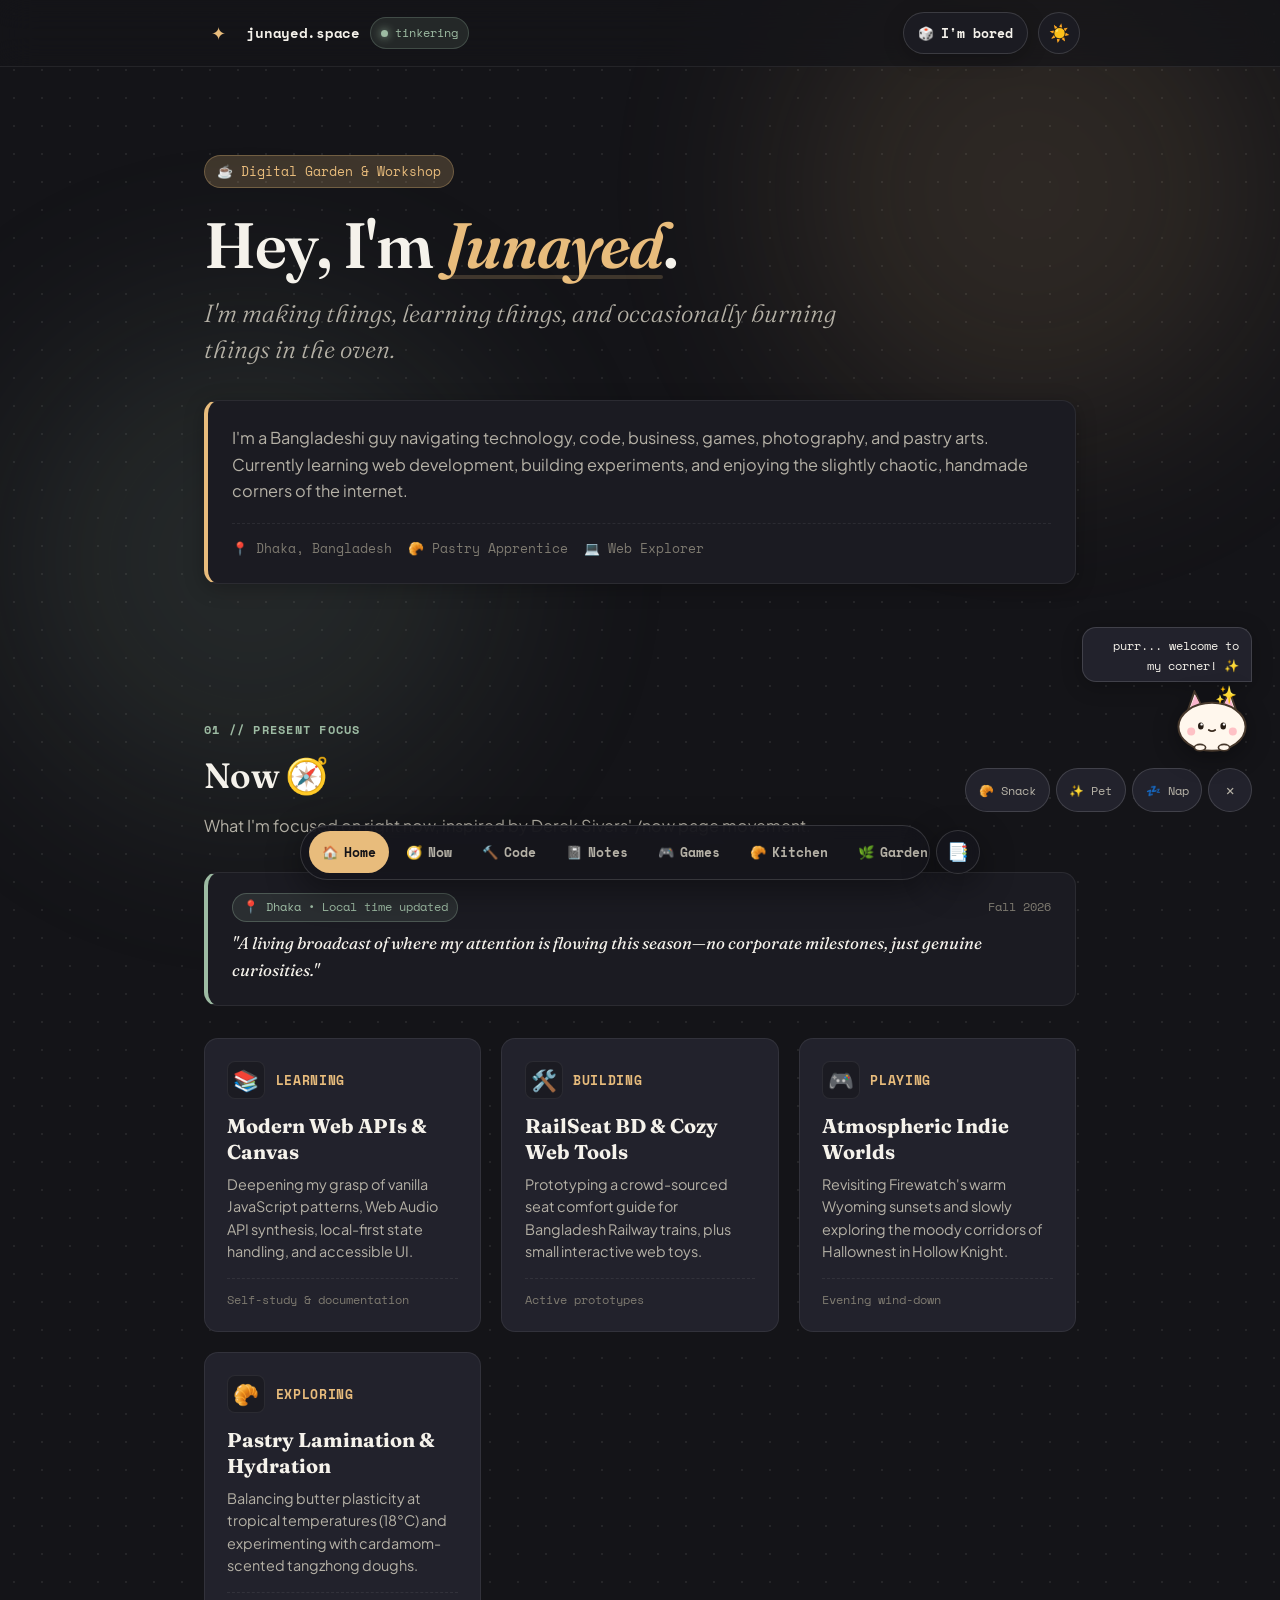
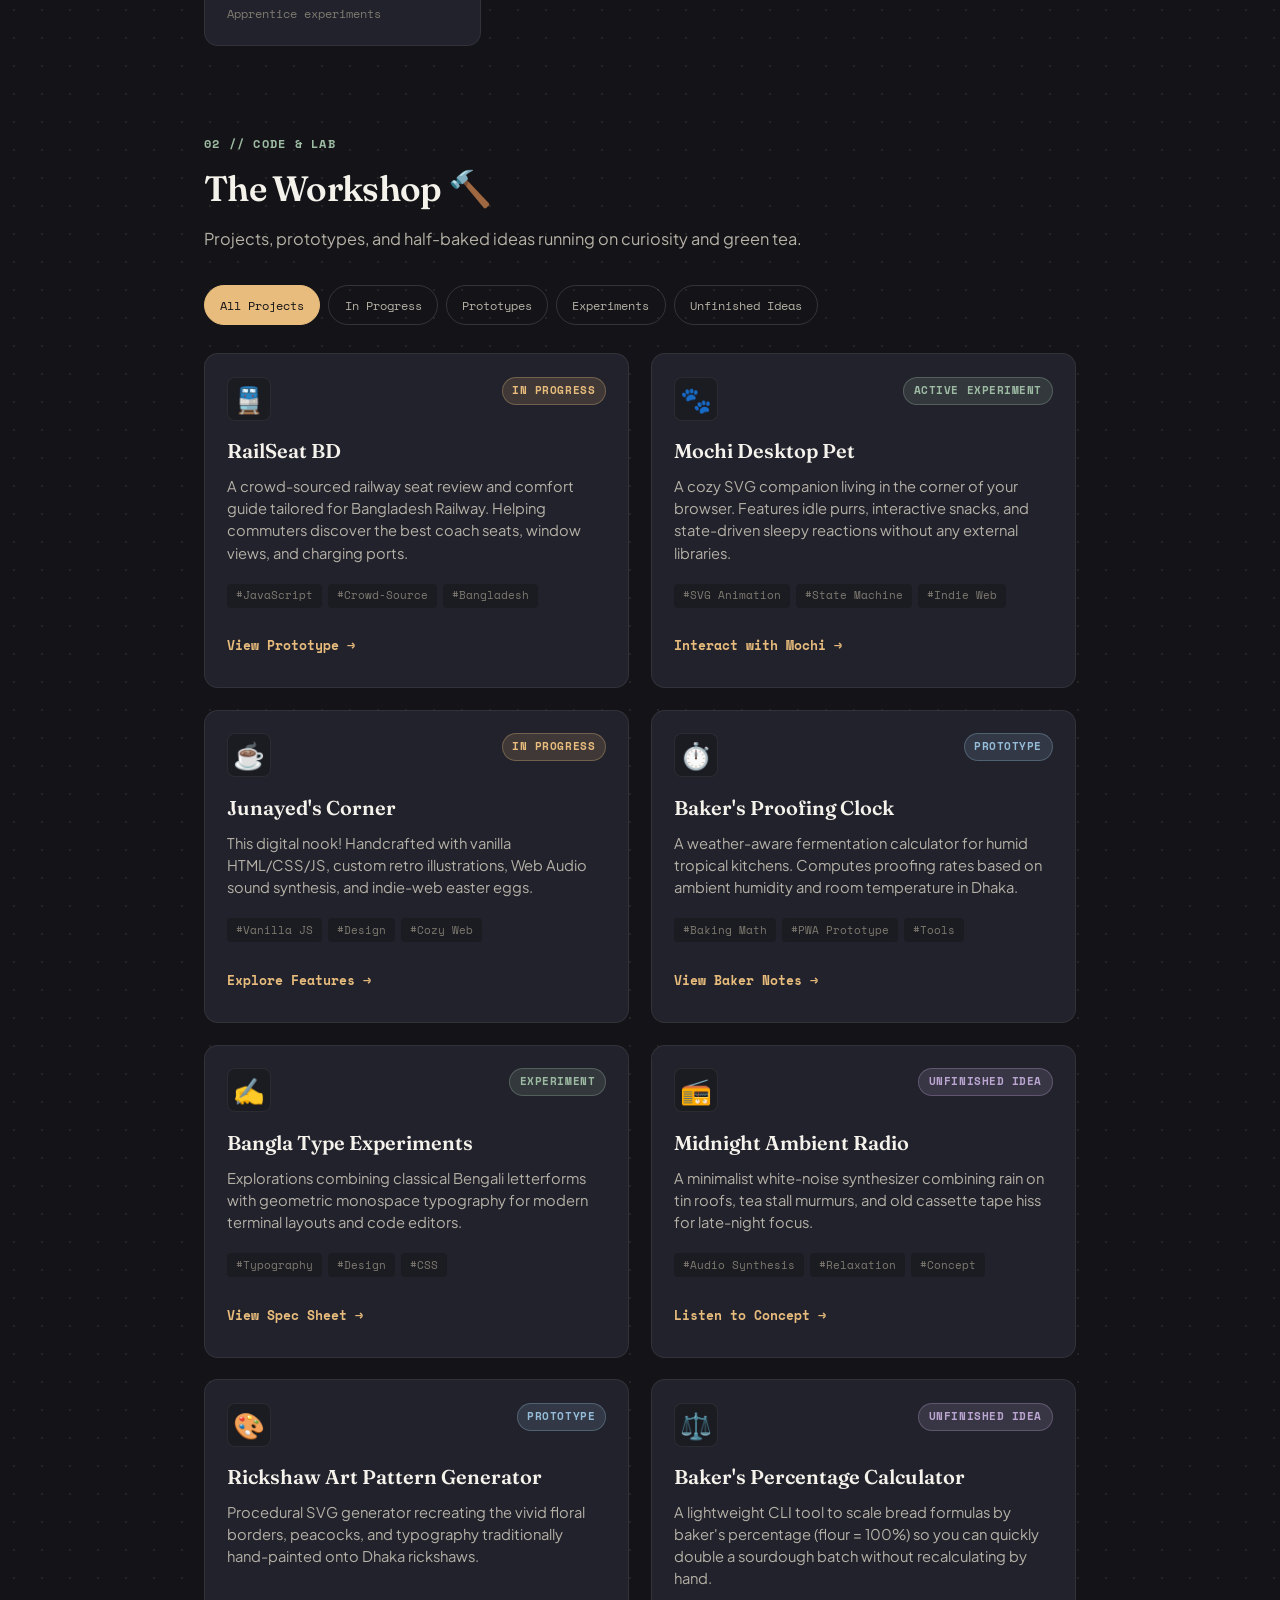
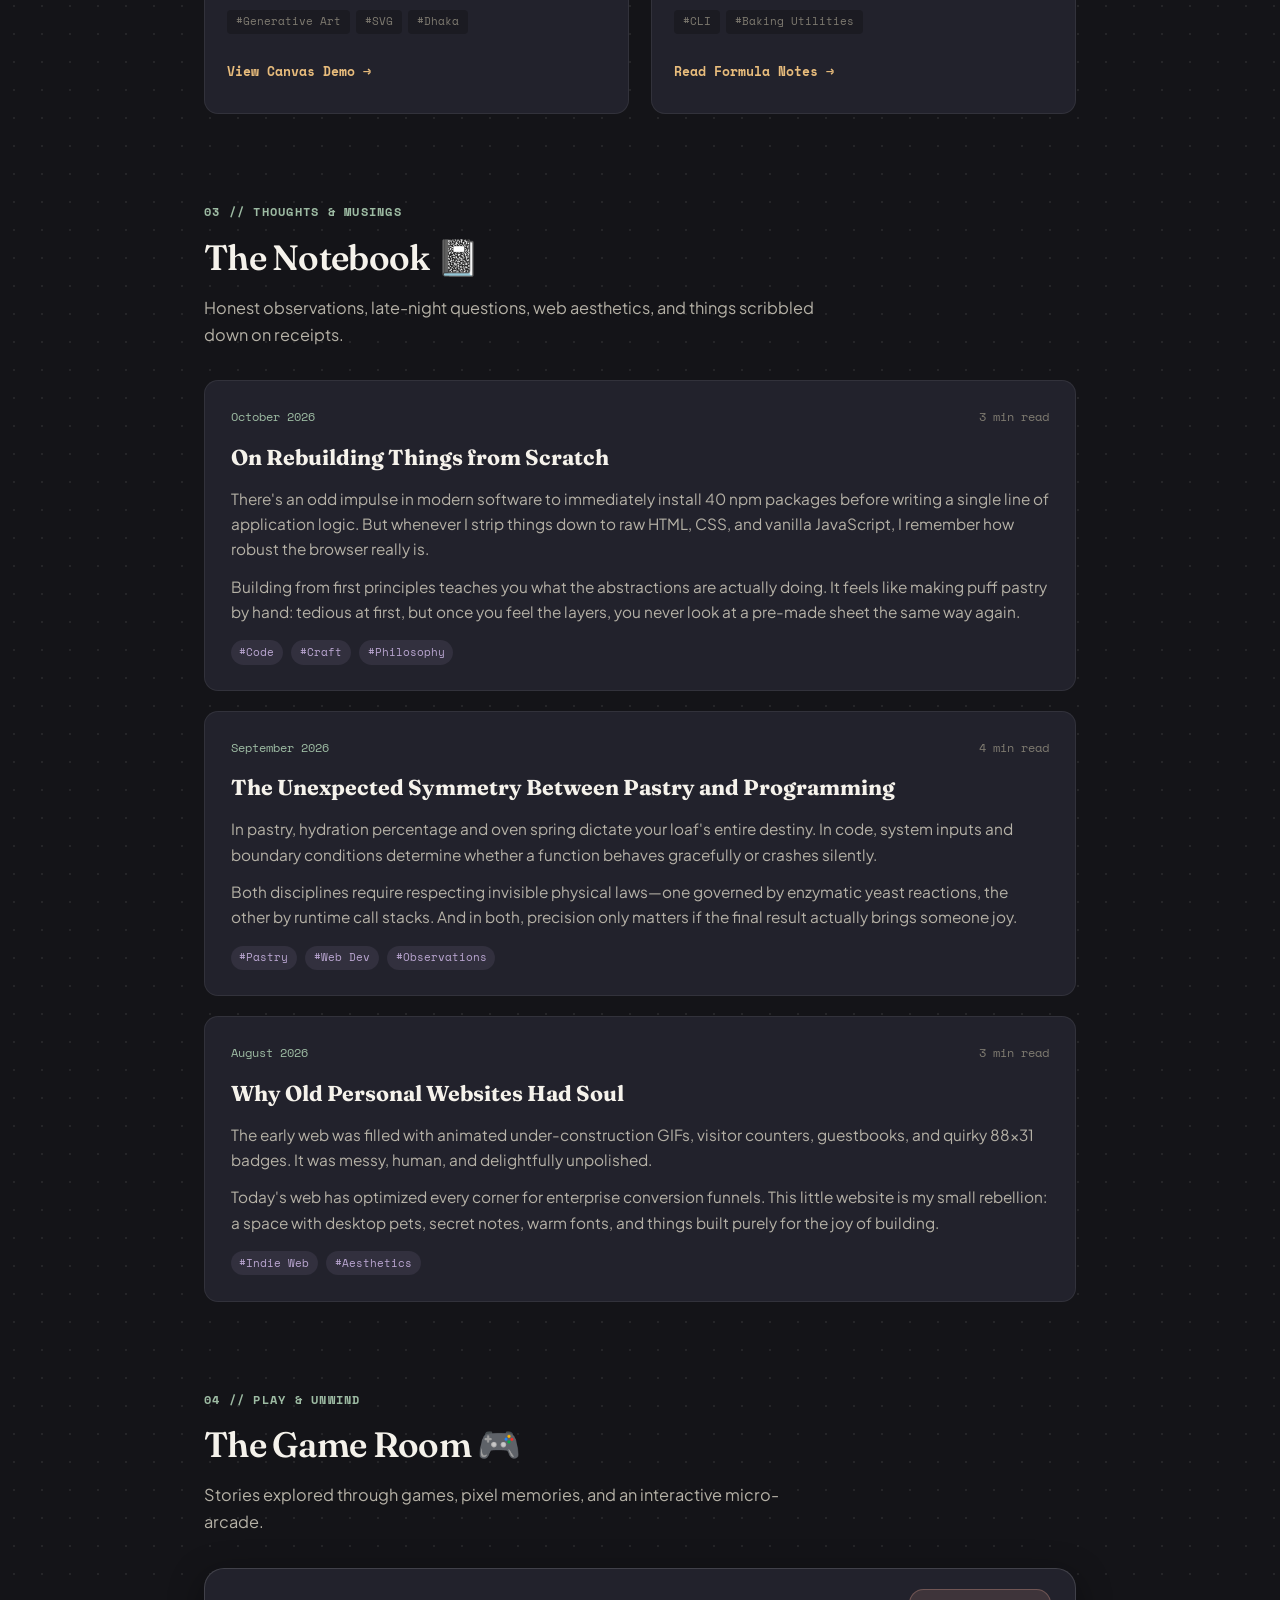
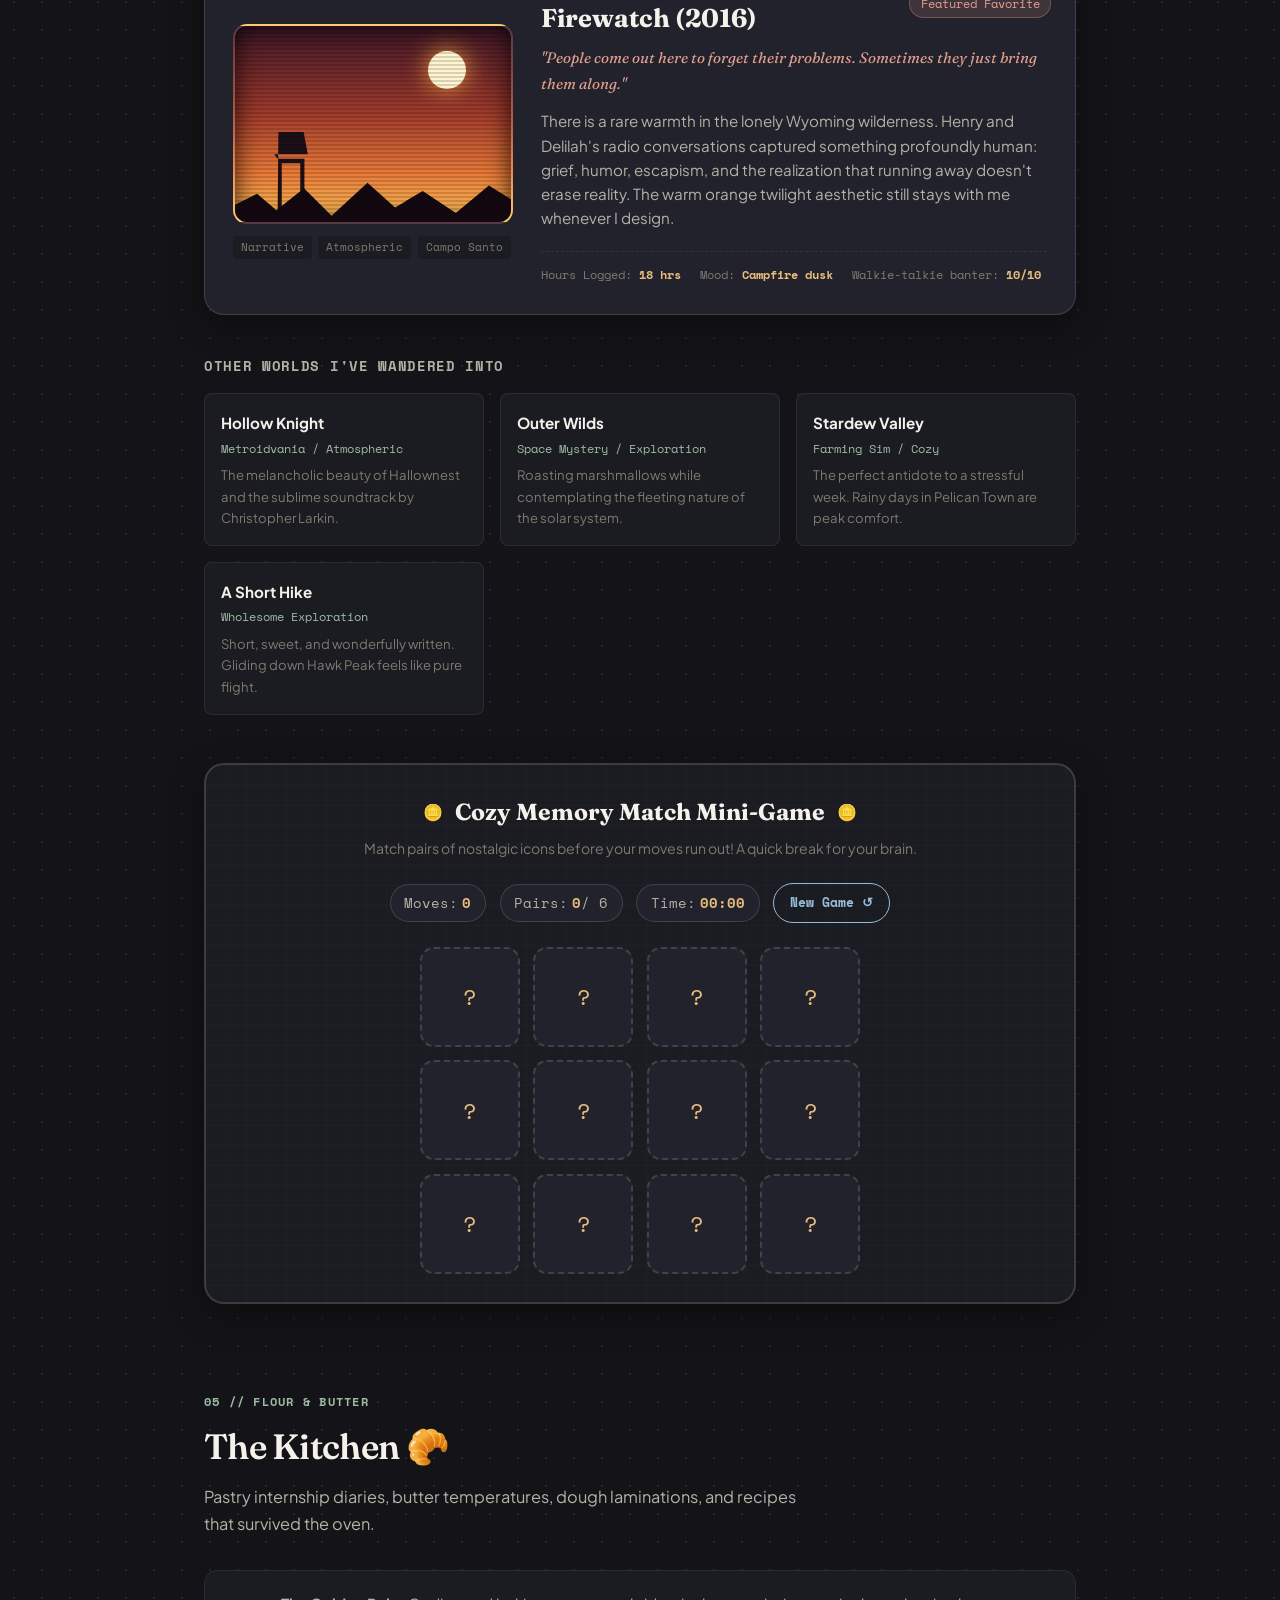
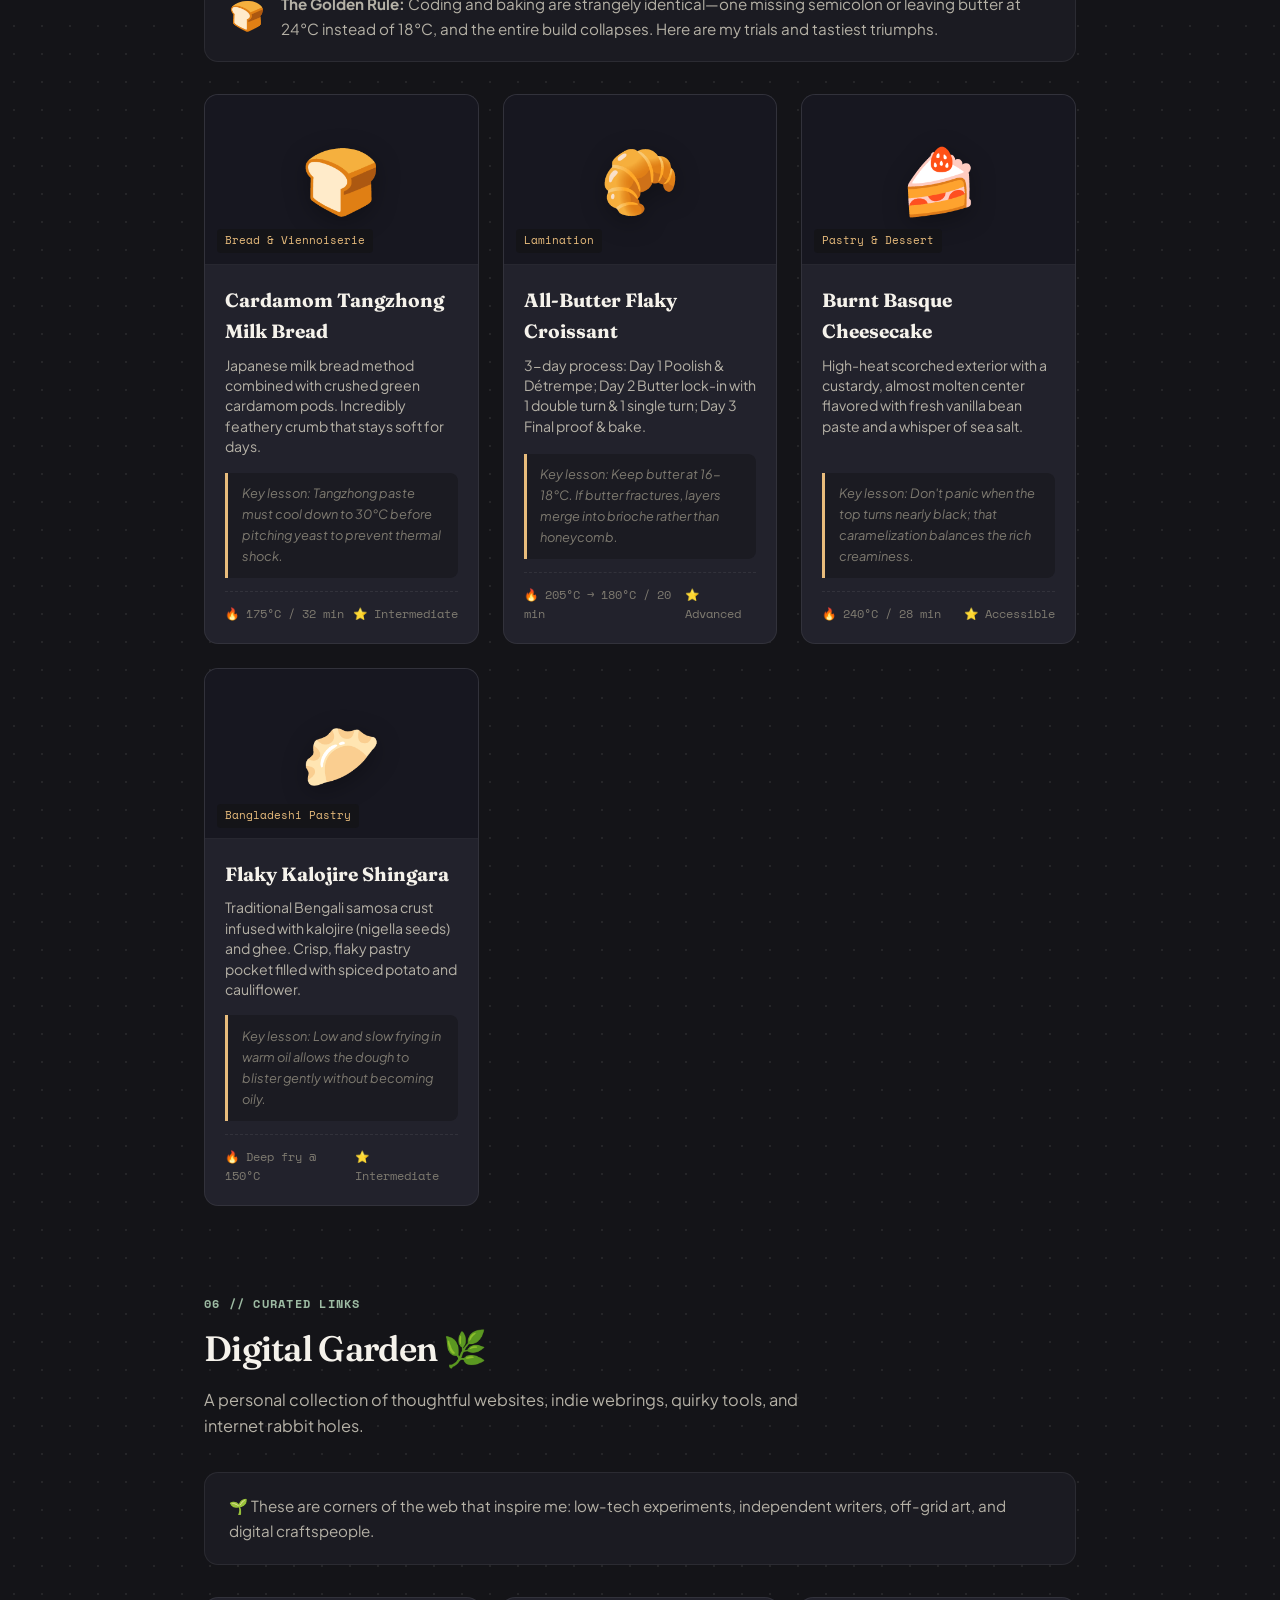
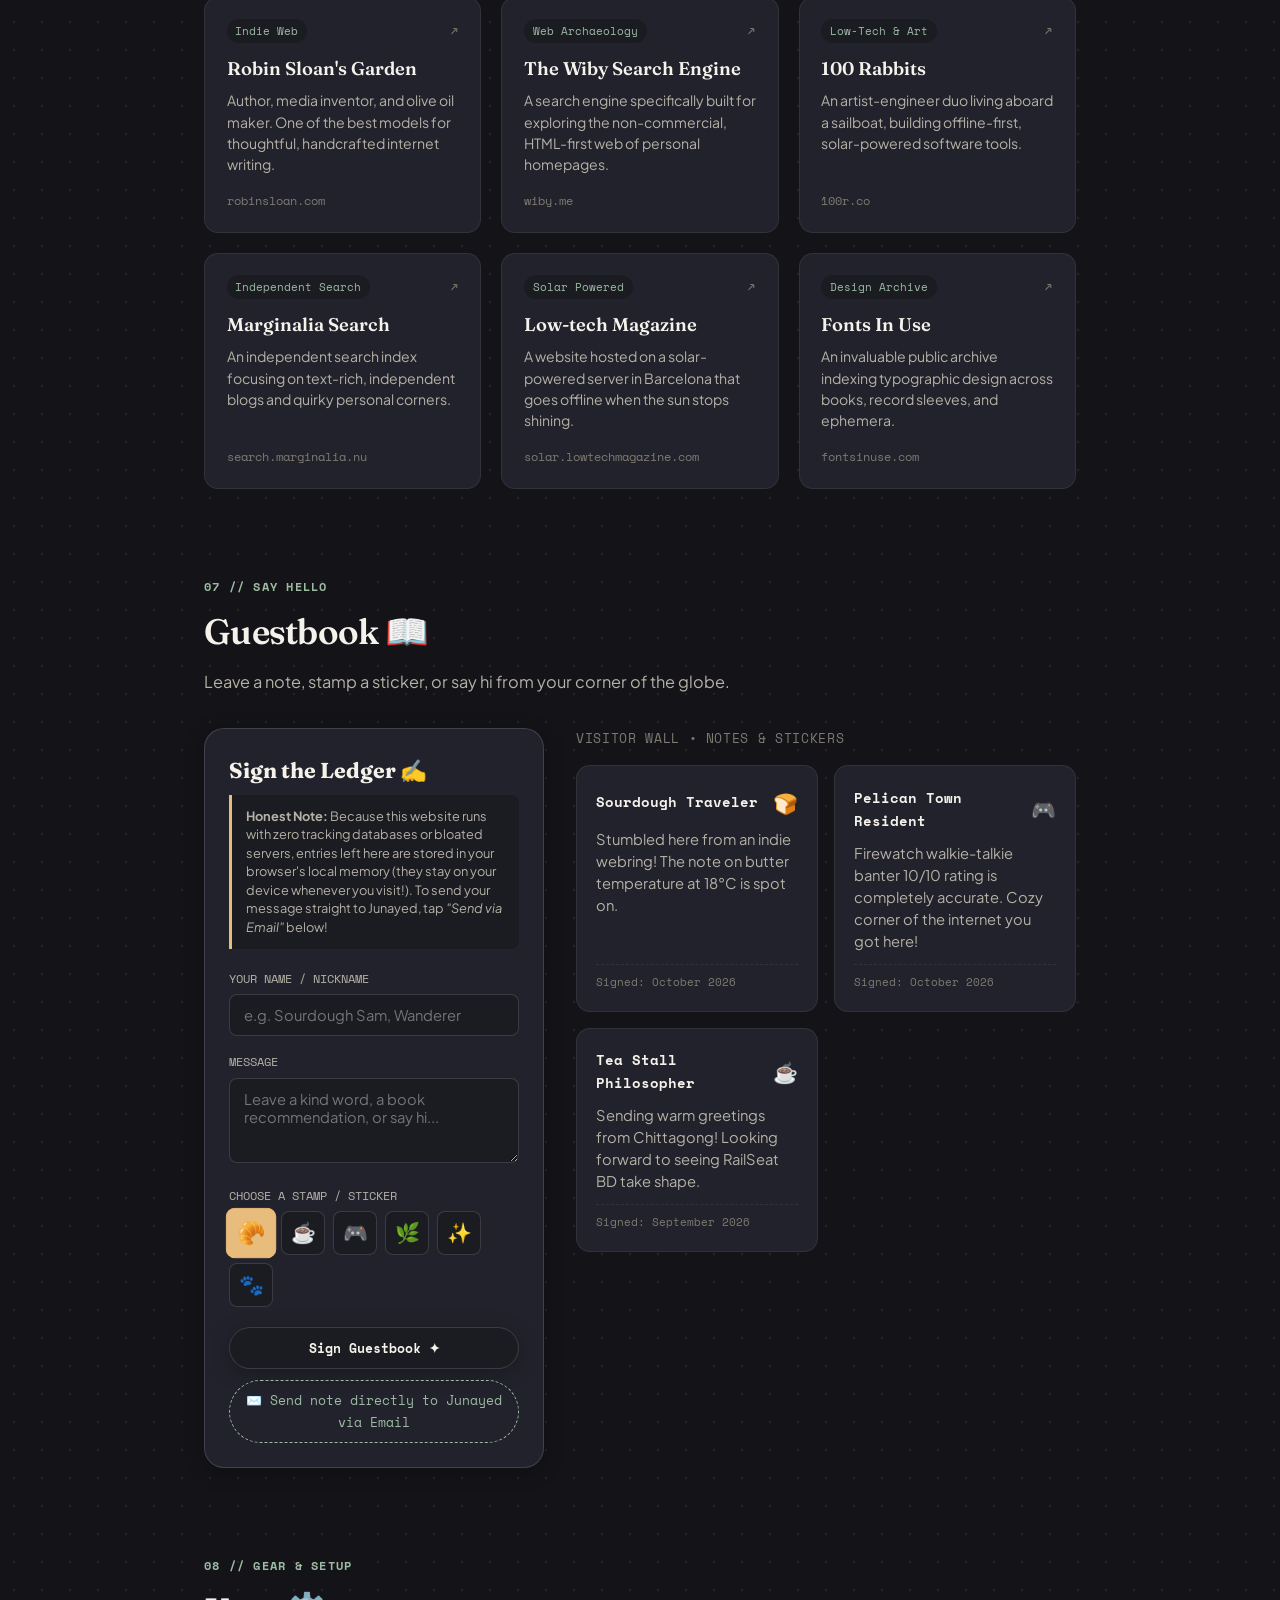
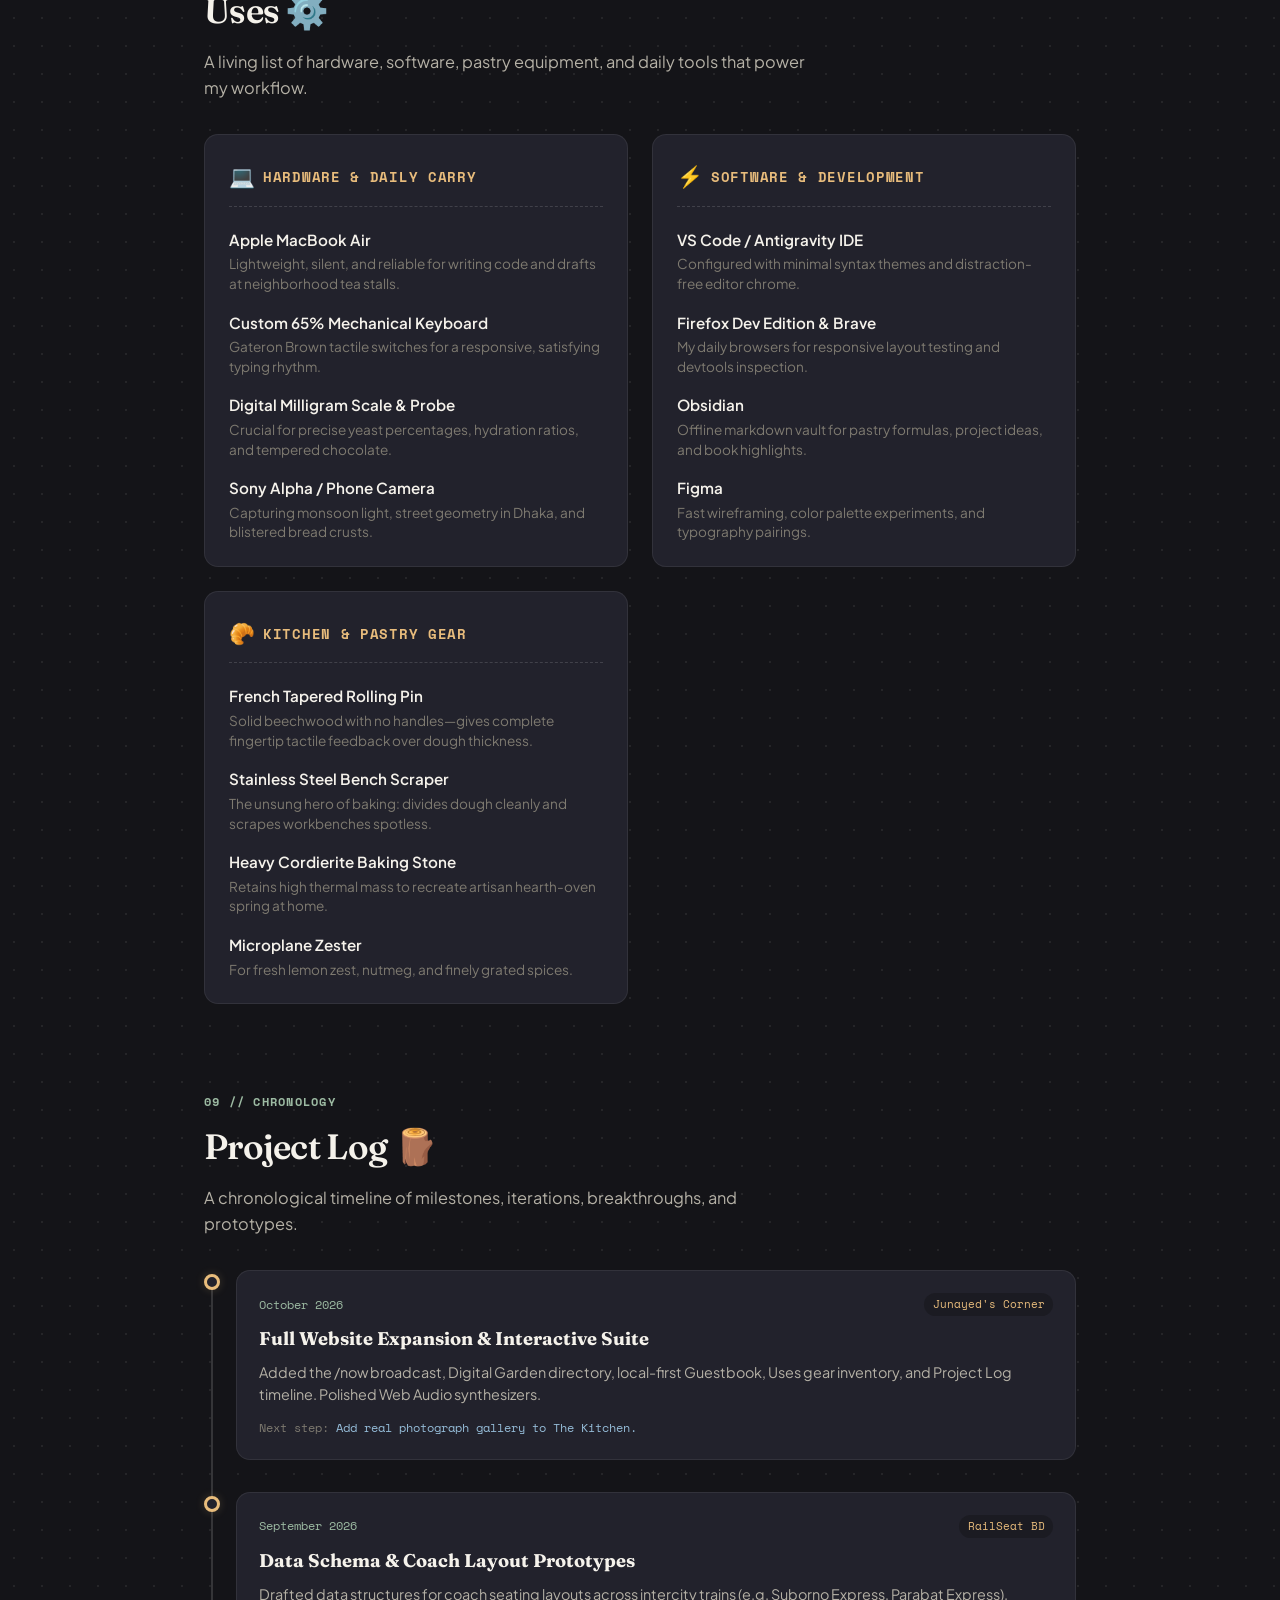
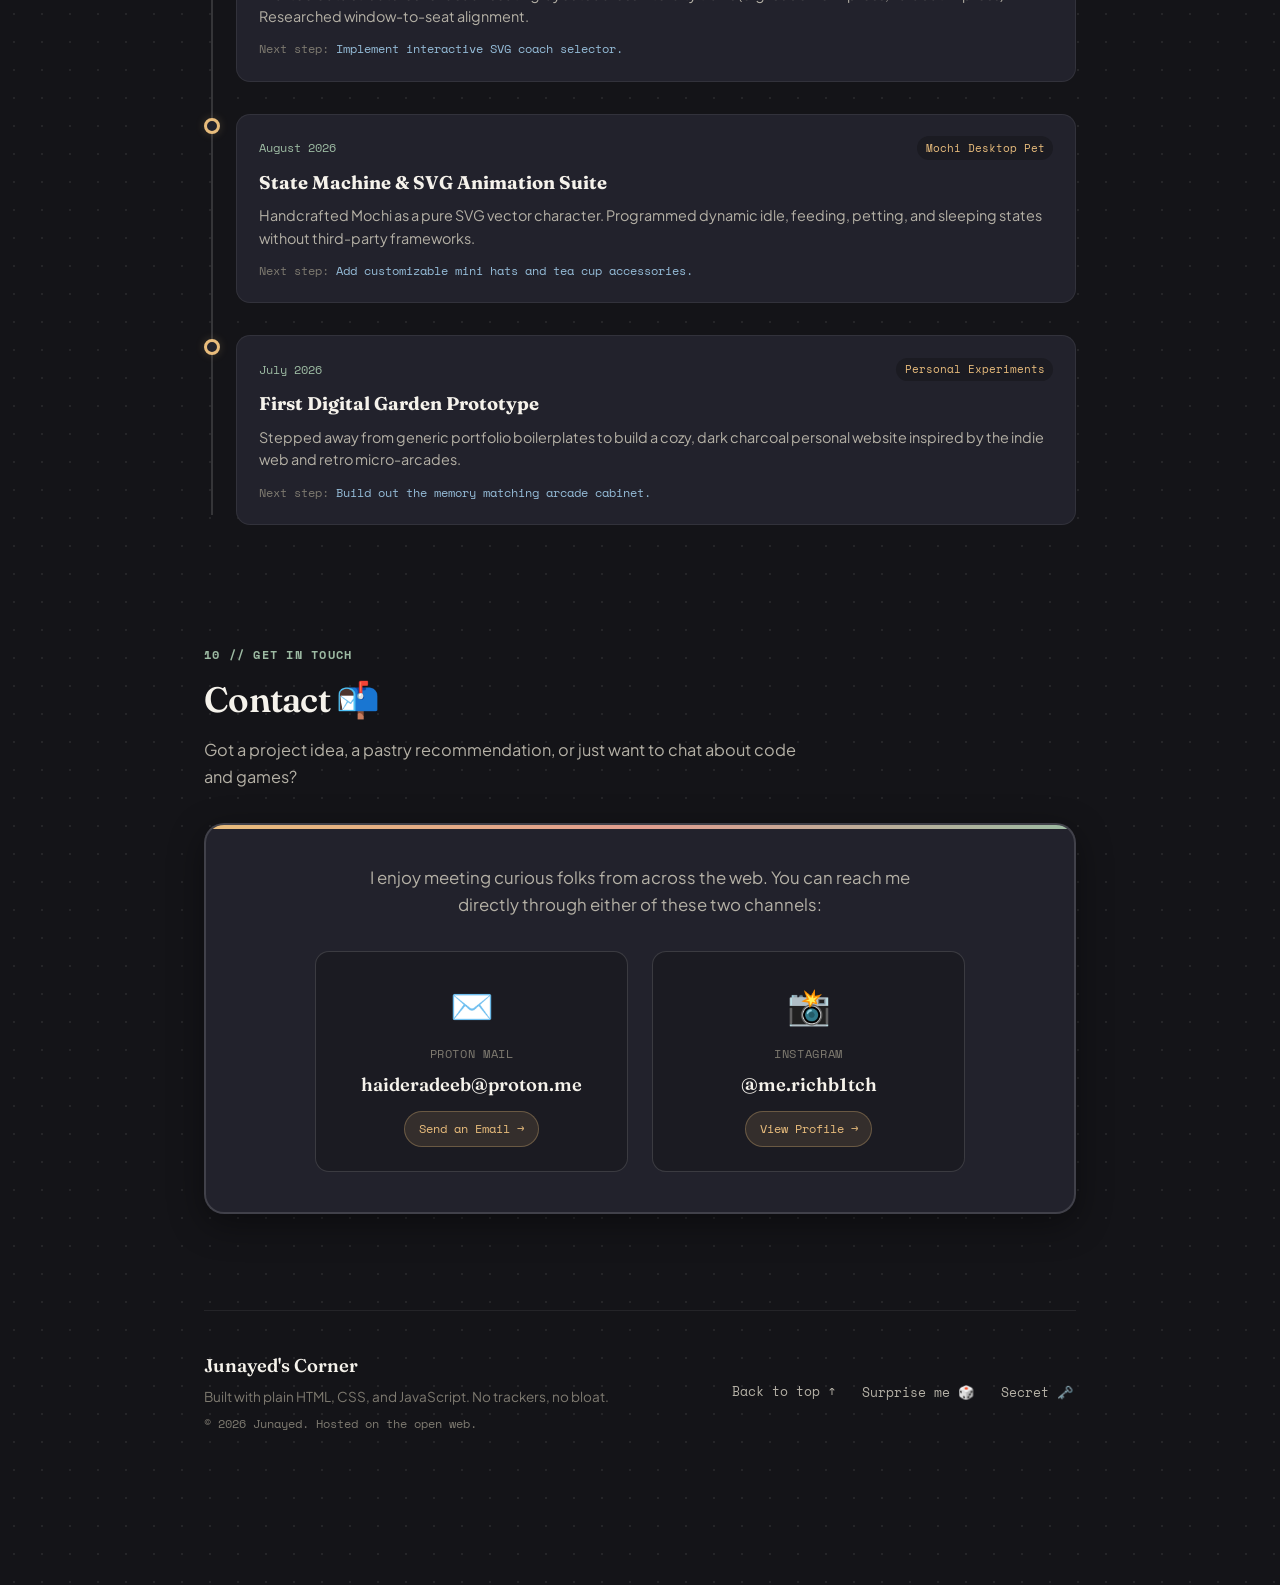
<file: index.html>
<!DOCTYPE html>
<html lang="en" data-theme="dark">
<head>
  <meta charset="UTF-8">
  <meta name="viewport" content="width=device-width, initial-scale=1.0">
  <title>Junayed's Corner &bull; Crafting, Baking &amp; Exploring</title>
  <meta name="description" content="Junayed's personal digital garden &bull; web experiments, pastry notes, game reviews, and random musings.">
  
  <!-- Fonts: Fraunces (warm editorial serif) & Space Grotesk / Space Mono -->
  <link rel="preconnect" href="https://fonts.googleapis.com">
  <link rel="preconnect" href="https://fonts.gstatic.com" crossorigin>
  <link href="https://fonts.googleapis.com/css2?family=Fraunces:ital,opsz,wght@0,9..144,300..700;1,9..144,300..600&family=Plus+Jakarta+Sans:wght@400;500;600;700&family=Space+Mono:wght@400;700&display=swap" rel="stylesheet">
  
  <link rel="stylesheet" href="style.css">
</head>
<body>

  <!-- Background decorative grid & ambient glow -->
  <div class="ambient-glow glow-top" aria-hidden="true"></div>
  <div class="ambient-glow glow-bottom" aria-hidden="true"></div>

  <!-- Quick Top Utility Bar -->
  <header class="top-bar">
    <div class="top-bar-container">
      <div class="site-branding">
        <span class="pixel-star" id="secretTrigger" title="A curious star... maybe click it?" role="button" tabindex="0">✦</span>
        <span class="brand-text">junayed.space</span>
        <span class="status-indicator" id="headerStatusBadge" title="Status: Online & tinkering (Click me for a thought!)" role="button" tabindex="0" style="cursor: pointer;">
          <span class="pulse-dot"></span> tinkering
        </span>
      </div>

      <div class="top-actions">
        <!-- "I'm bored" button -->
        <button id="boredBtn" class="fun-btn" title="Jump to something random!">
          <span class="btn-icon">🎲</span>
          <span class="btn-text">I'm bored</span>
        </button>

        <!-- Theme Toggle -->
        <button id="themeToggle" class="theme-toggle" aria-label="Toggle light and dark theme" title="Toggle theme">
          <span class="theme-icon sun-icon" aria-hidden="true">☀️</span>
          <span class="theme-icon moon-icon" aria-hidden="true">🌙</span>
        </button>
      </div>
    </div>
  </header>

  <main class="page-container">

    <!-- HERO / INTRO SECTION -->
    <section id="home" class="hero-section">
      <div class="hero-header">
        <div class="badge-tag">☕ Digital Garden &amp; Workshop</div>
        <h1 class="hero-title">
          Hey, I'm <span class="highlight-name">Junayed</span>.
        </h1>
        <p class="hero-subtitle">
          I'm making things, learning things, and occasionally burning things in the oven.
        </p>
      </div>

      <div class="hero-bio-card">
        <p>
          I'm a Bangladeshi guy navigating technology, code, business, games, photography, and pastry arts. 
          Currently learning web development, building experiments, and enjoying the slightly chaotic, handmade corners of the internet.
        </p>
        <div class="location-stamp">
          <span>📍 Dhaka, Bangladesh</span>
          <span>🥐 Pastry Apprentice</span>
          <span>💻 Web Explorer</span>
        </div>
      </div>
    </section>

    <!-- SECTION: NOW (/now page inspired) -->
    <section id="now" class="content-section">
      <div class="section-heading">
        <div class="section-prefix">01 // PRESENT FOCUS</div>
        <h2 class="section-title">Now 🧭</h2>
        <p class="section-desc">What I'm focused on right now, inspired by Derek Sivers' /now page movement.</p>
      </div>

      <div class="now-manifesto-card">
        <div class="now-manifesto-header">
          <span class="now-location-badge">📍 Dhaka &bull; Local time updated</span>
          <span class="now-timestamp" id="nowLastUpdated">Fall 2026</span>
        </div>
        <p class="now-quote">
          "A living broadcast of where my attention is flowing this season—no corporate milestones, just genuine curiosities."
        </p>
      </div>

      <!-- 4 Pillars: Learning, Building, Playing, Exploring -->
      <div class="now-grid" id="nowPillarsContainer">
        <!-- Injected via JavaScript from NOW_PILLARS object -->
      </div>
    </section>

    <!-- SECTION: THE WORKSHOP (Projects, Experiments & Unfinished Ideas) -->
    <section id="workshop" class="content-section">
      <div class="section-heading">
        <div class="section-prefix">02 // CODE &amp; LAB</div>
        <h2 class="section-title">The Workshop 🔨</h2>
        <p class="section-desc">Projects, prototypes, and half-baked ideas running on curiosity and green tea.</p>
      </div>

      <div class="filter-bar">
        <button class="filter-pill active" data-filter="all">All Projects</button>
        <button class="filter-pill" data-filter="in-progress">In Progress</button>
        <button class="filter-pill" data-filter="prototype">Prototypes</button>
        <button class="filter-pill" data-filter="experiment">Experiments</button>
        <button class="filter-pill" data-filter="idea">Unfinished Ideas</button>
      </div>

      <div class="projects-grid" id="workshopGrid">
        <!-- Populated via script.js -->
      </div>
    </section>

    <!-- SECTION: THE NOTEBOOK (Thoughts & Observations) -->
    <section id="notebook" class="content-section">
      <div class="section-heading">
        <div class="section-prefix">03 // THOUGHTS &amp; MUSINGS</div>
        <h2 class="section-title">The Notebook 📓</h2>
        <p class="section-desc">
          Honest observations, late-night questions, web aesthetics, and things scribbled down on receipts.
        </p>
      </div>

      <div class="notebook-list" id="notebookContainer">
        <!-- Populated via script.js -->
      </div>
    </section>

    <!-- SECTION: THE GAME ROOM (Games, Reviews + Playable Mini-game) -->
    <section id="game-room" class="content-section">
      <div class="section-heading">
        <div class="section-prefix">04 // PLAY &amp; UNWIND</div>
        <h2 class="section-title">The Game Room 🎮</h2>
        <p class="section-desc">Stories explored through games, pixel memories, and an interactive micro-arcade.</p>
      </div>

      <!-- Featured Game: Firewatch -->
      <div class="featured-game-card">
        <div class="game-badge">Featured Favorite</div>
        <div class="game-content-layout">
          <div class="game-visual">
            <div class="retro-screen firewatch-art">
              <div class="firewatch-silhouette">
                <div class="watchtower"></div>
                <div class="pines"></div>
                <div class="twilight-sun"></div>
              </div>
              <div class="screen-scanline"></div>
            </div>
            <div class="game-meta-tags">
              <span class="tag">Narrative</span>
              <span class="tag">Atmospheric</span>
              <span class="tag">Campo Santo</span>
            </div>
          </div>
          <div class="game-details">
            <h3 class="game-title">Firewatch (2016)</h3>
            <p class="game-quote">"People come out here to forget their problems. Sometimes they just bring them along."</p>
            <p class="game-review">
              There is a rare warmth in the lonely Wyoming wilderness. Henry and Delilah's radio conversations 
              captured something profoundly human: grief, humor, escapism, and the realization that running away 
              doesn't erase reality. The warm orange twilight aesthetic still stays with me whenever I design.
            </p>
            <div class="game-stats">
              <div class="stat-item"><span class="stat-label">Hours Logged:</span> <span class="stat-val">18 hrs</span></div>
              <div class="stat-item"><span class="stat-label">Mood:</span> <span class="stat-val">Campfire dusk</span></div>
              <div class="stat-item"><span class="stat-label">Walkie-talkie banter:</span> <span class="stat-val">10/10</span></div>
            </div>
          </div>
        </div>
      </div>

      <!-- Other Played Games List -->
      <div class="game-favorites-list">
        <h4 class="subheading">Other worlds I've wandered into</h4>
        <div class="mini-games-grid" id="gamesLogGrid">
          <!-- Populated from script.js -->
        </div>
      </div>

      <!-- Playable Mini-Game: Cozy Memory Match -->
      <div class="arcade-cabinet" id="miniGameSection">
        <div class="cabinet-marquee">
          <span class="blinking-coin">🪙</span>
          <h3>Cozy Memory Match Mini-Game</h3>
          <span class="blinking-coin">🪙</span>
        </div>
        <p class="arcade-instructions">
          Match pairs of nostalgic icons before your moves run out! A quick break for your brain.
        </p>

        <div class="arcade-scoreboard">
          <div class="score-pill">Moves: <span id="gameMoves" class="score-num">0</span></div>
          <div class="score-pill">Pairs: <span id="gameMatches" class="score-num">0</span> / 6</div>
          <div class="score-pill">Time: <span id="gameTimer" class="score-num">00:00</span></div>
          <button id="resetGameBtn" class="arcade-action-btn">New Game ↺</button>
        </div>

        <div class="memory-grid" id="memoryGrid" role="grid" aria-label="Memory match cards">
          <!-- Memory game cards dynamically built in script.js -->
        </div>

        <div id="gameWinBanner" class="game-win-banner hidden">
          <div class="win-content">
            <span class="win-emoji">🎉</span>
            <h4>Level Cleared!</h4>
            <p id="winSummary">You solved it in 14 moves!</p>
            <button id="playAgainBtn" class="fun-btn">Play Again</button>
          </div>
        </div>
      </div>
    </section>

    <!-- SECTION: THE KITCHEN (Baking, Experiments & Notes) -->
    <section id="kitchen" class="content-section">
      <div class="section-heading">
        <div class="section-prefix">05 // FLOUR &amp; BUTTER</div>
        <h2 class="section-title">The Kitchen 🥐</h2>
        <p class="section-desc">
          Pastry internship diaries, butter temperatures, dough laminations, and recipes that survived the oven.
        </p>
      </div>

      <div class="kitchen-intro-banner">
        <span class="kitchen-icon">🍞</span>
        <div class="kitchen-intro-text">
          <strong>The Golden Rule:</strong> Coding and baking are strangely identical—one missing semicolon or 
          leaving butter at 24°C instead of 18°C, and the entire build collapses. Here are my trials and tastiest triumphs.
        </div>
      </div>

      <div class="recipes-grid" id="kitchenGrid">
        <!-- Populated via script.js -->
      </div>
    </section>

    <!-- SECTION: DIGITAL GARDEN (Bookmarks, Rabbit Holes & Indie Web) -->
    <section id="digital-garden" class="content-section">
      <div class="section-heading">
        <div class="section-prefix">06 // CURATED LINKS</div>
        <h2 class="section-title">Digital Garden 🌿</h2>
        <p class="section-desc">
          A personal collection of thoughtful websites, indie webrings, quirky tools, and internet rabbit holes.
        </p>
      </div>

      <div class="digital-garden-intro">
        <span>🌱</span> These are corners of the web that inspire me: low-tech experiments, independent writers, off-grid art, and digital craftspeople.
      </div>

      <div class="garden-grid" id="gardenGrid">
        <!-- Populated via script.js -->
      </div>
    </section>

    <!-- SECTION: GUESTBOOK (Interactive with honest LocalStorage & Email fallback) -->
    <section id="guestbook" class="content-section">
      <div class="section-heading">
        <div class="section-prefix">07 // SAY HELLO</div>
        <h2 class="section-title">Guestbook 📖</h2>
        <p class="section-desc">
          Leave a note, stamp a sticker, or say hi from your corner of the globe.
        </p>
      </div>

      <div class="guestbook-wrapper">
        <!-- Composer Form -->
        <div class="guestbook-composer-box">
          <h3 class="guestbook-composer-title">Sign the Ledger ✍️</h3>
          <div class="guestbook-limitation-note">
            <strong>Honest Note:</strong> Because this website runs with zero tracking databases or bloated servers, 
            entries left here are stored in your browser's local memory (they stay on your device whenever you visit!). 
            To send your message straight to Junayed, tap <em>"Send via Email"</em> below!
          </div>

          <form id="guestbookForm" onsubmit="event.preventDefault();">
            <div class="guestbook-form-group">
              <label for="guestbookName" class="guestbook-label">Your Name / Nickname</label>
              <input type="text" id="guestbookName" class="guestbook-input" placeholder="e.g. Sourdough Sam, Wanderer" maxlength="40" required>
            </div>

            <div class="guestbook-form-group">
              <label for="guestbookMsg" class="guestbook-label">Message</label>
              <textarea id="guestbookMsg" class="guestbook-textarea" placeholder="Leave a kind word, a book recommendation, or say hi..." maxlength="300" required></textarea>
            </div>

            <div class="guestbook-form-group">
              <label class="guestbook-label">Choose a Stamp / Sticker</label>
              <div class="sticker-selector" id="stickerSelector">
                <button type="button" class="sticker-btn selected" data-sticker="🥐">🥐</button>
                <button type="button" class="sticker-btn" data-sticker="☕">☕</button>
                <button type="button" class="sticker-btn" data-sticker="🎮">🎮</button>
                <button type="button" class="sticker-btn" data-sticker="🌿">🌿</button>
                <button type="button" class="sticker-btn" data-sticker="✨">✨</button>
                <button type="button" class="sticker-btn" data-sticker="🐾">🐾</button>
              </div>
            </div>

            <div class="guestbook-form-actions">
              <button type="submit" id="signGuestbookBtn" class="fun-btn">
                <span>Sign Guestbook ✦</span>
              </button>
              <a href="mailto:haideradeeb@proton.me?subject=Guestbook%20Note%20for%20Junayed" id="guestbookEmailLink" class="email-alternative-btn">
                ✉️ Send note directly to Junayed via Email
              </a>
            </div>
          </form>
        </div>

        <!-- Sticky Notes Wall -->
        <div class="guestbook-wall">
          <div class="guestbook-wall-title">Visitor Wall &bull; Notes &amp; Stickers</div>
          <div class="guestbook-notes-container" id="guestbookNotesContainer">
            <!-- Populated from LocalStorage + Starter notes in script.js -->
          </div>
        </div>
      </div>
    </section>

    <!-- SECTION: USES (Tools, Software & Hardware) -->
    <section id="uses" class="content-section">
      <div class="section-heading">
        <div class="section-prefix">08 // GEAR &amp; SETUP</div>
        <h2 class="section-title">Uses ⚙️</h2>
        <p class="section-desc">
          A living list of hardware, software, pastry equipment, and daily tools that power my workflow.
        </p>
      </div>

      <div class="uses-grid" id="usesContainer">
        <!-- Populated via script.js -->
      </div>
    </section>

    <!-- SECTION: PROJECT LOG (Timeline) -->
    <section id="project-log" class="content-section">
      <div class="section-heading">
        <div class="section-prefix">09 // CHRONOLOGY</div>
        <h2 class="section-title">Project Log 🪵</h2>
        <p class="section-desc">
          A chronological timeline of milestones, iterations, breakthroughs, and prototypes.
        </p>
      </div>

      <div class="project-log-timeline" id="projectLogContainer">
        <!-- Populated via script.js -->
      </div>
    </section>

    <!-- SECTION: CONTACT (ONLY Email and Instagram as instructed) -->
    <section id="contact" class="content-section">
      <div class="section-heading">
        <div class="section-prefix">10 // GET IN TOUCH</div>
        <h2 class="section-title">Contact 📬</h2>
        <p class="section-desc">
          Got a project idea, a pastry recommendation, or just want to chat about code and games?
        </p>
      </div>

      <div class="contact-container">
        <p class="contact-intro-text">
          I enjoy meeting curious folks from across the web. You can reach me directly through either of these two channels:
        </p>

        <div class="contact-methods-grid">
          <!-- 1. Email (haideradeeb@proton.me) -->
          <a href="mailto:haideradeeb@proton.me" class="contact-method-card" title="Send an email to Junayed">
            <span class="contact-icon-large">✉️</span>
            <span class="contact-label">Proton Mail</span>
            <span class="contact-handle">haideradeeb@proton.me</span>
            <span class="contact-cta-pill">Send an Email &rarr;</span>
          </a>

          <!-- 2. Instagram (@me.richb1tch) -->
          <a href="https://www.instagram.com/me.richb1tch?vrfl=NjRqYnFtdGJpNDBi" target="_blank" rel="noopener noreferrer" class="contact-method-card" title="Visit Junayed's Instagram">
            <span class="contact-icon-large">📸</span>
            <span class="contact-label">Instagram</span>
            <span class="contact-handle">@me.richb1tch</span>
            <span class="contact-cta-pill">View Profile &rarr;</span>
          </a>
        </div>
      </div>
    </section>

    <!-- FOOTER -->
    <footer class="site-footer">
      <div class="footer-inner">
        <div class="footer-left">
          <div class="footer-logo">Junayed's Corner</div>
          <p class="footer-subtext">Built with plain HTML, CSS, and JavaScript. No trackers, no bloat.</p>
          <div class="copyright-text">&copy; <span id="currentYear"></span> Junayed. Hosted on the open web.</div>
        </div>
        <div class="footer-right">
          <div class="footer-nav-links">
            <a href="#home">Back to top ↑</a>
            <button class="text-link-btn" id="footerBoredBtn">Surprise me 🎲</button>
            <button class="text-link-btn" id="easterEggHintBtn">Secret 🗝️</button>
          </div>
        </div>
      </div>
    </footer>

  </main>

  <!-- QUICK DIRECTORY POPUP DRAWER -->
  <div class="directory-drawer" id="directoryDrawer" aria-hidden="true">
    <div class="directory-drawer-header">
      <span>Index Directory</span>
      <button id="closeDrawerBtn" class="modal-close" style="position:static;font-size:1.1rem;">&times;</button>
    </div>
    <div class="directory-links-grid">
      <a href="#home" class="directory-link">🏠 Home</a>
      <a href="#now" class="directory-link">🧭 Now</a>
      <a href="#workshop" class="directory-link">🔨 Workshop</a>
      <a href="#notebook" class="directory-link">📓 Notebook</a>
      <a href="#game-room" class="directory-link">🎮 Games</a>
      <a href="#kitchen" class="directory-link">🥐 Kitchen</a>
      <a href="#digital-garden" class="directory-link">🌿 Garden</a>
      <a href="#guestbook" class="directory-link">📖 Guestbook</a>
      <a href="#uses" class="directory-link">⚙️ Uses</a>
      <a href="#project-log" class="directory-link">🪵 Log</a>
      <a href="#contact" class="directory-link">📬 Contact</a>
    </div>
  </div>

  <!-- FLOATING NAVIGATION DOCK -->
  <div class="floating-dock-container">
    <nav class="floating-dock" aria-label="Main navigation">
      <a href="#home" class="dock-item active" data-section="home" title="Home">
        <span class="dock-icon">🏠</span>
        <span class="dock-label">Home</span>
      </a>
      <a href="#now" class="dock-item" data-section="now" title="Now">
        <span class="dock-icon">🧭</span>
        <span class="dock-label">Now</span>
      </a>
      <a href="#workshop" class="dock-item" data-section="workshop" title="Workshop">
        <span class="dock-icon">🔨</span>
        <span class="dock-label">Code</span>
      </a>
      <a href="#notebook" class="dock-item" data-section="notebook" title="Notebook">
        <span class="dock-icon">📓</span>
        <span class="dock-label">Notes</span>
      </a>
      <a href="#game-room" class="dock-item" data-section="game-room" title="Game Room">
        <span class="dock-icon">🎮</span>
        <span class="dock-label">Games</span>
      </a>
      <a href="#kitchen" class="dock-item" data-section="kitchen" title="Kitchen">
        <span class="dock-icon">🥐</span>
        <span class="dock-label">Kitchen</span>
      </a>
      <a href="#digital-garden" class="dock-item" data-section="digital-garden" title="Digital Garden">
        <span class="dock-icon">🌿</span>
        <span class="dock-label">Garden</span>
      </a>
      <a href="#guestbook" class="dock-item" data-section="guestbook" title="Guestbook">
        <span class="dock-icon">📖</span>
        <span class="dock-label">Guestbook</span>
      </a>
      <a href="#uses" class="dock-item" data-section="uses" title="Uses">
        <span class="dock-icon">⚙️</span>
        <span class="dock-label">Uses</span>
      </a>
      <a href="#project-log" class="dock-item" data-section="project-log" title="Project Log">
        <span class="dock-icon">🪵</span>
        <span class="dock-label">Log</span>
      </a>
      <a href="#contact" class="dock-item" data-section="contact" title="Contact">
        <span class="dock-icon">📬</span>
        <span class="dock-label">Contact</span>
      </a>
    </nav>
    <button id="toggleDrawerBtn" class="dock-directory-btn" title="View all sections directory" aria-label="Open navigation index">📑</button>
  </div>

  <!-- DESKTOP PET: MOCHI -->
  <aside id="mochiPet" class="mochi-pet" aria-label="Mochi the cozy desktop pet">
    <div class="mochi-speech-bubble" id="mochiBubble">
      <span id="mochiMessage">purr... welcome!</span>
    </div>

    <!-- Interactive Mochi SVG Avatar with eyes, blush, and animations -->
    <div class="mochi-body-container" id="mochiInteractiveArea" title="Click me to interact!">
      <div class="mochi-accessory" id="mochiAccessory">✨</div>
      <svg class="mochi-svg" viewBox="0 0 100 80" width="80" height="64" xmlns="http://www.w3.org/2000/svg">
        <!-- Ears -->
        <polygon class="mochi-ear ear-left" points="20,25 28,2 38,22" />
        <polygon class="mochi-ear ear-right" points="80,25 72,2 62,22" />
        <polygon class="mochi-ear-inner" points="23,22 29,6 36,20" />
        <polygon class="mochi-ear-inner" points="77,22 71,6 64,20" />
        
        <!-- Main Mochi Squishy Body -->
        <ellipse class="mochi-main-body" cx="50" cy="46" rx="42" ry="30" />
        
        <!-- Cheeks -->
        <circle class="mochi-blush" cx="24" cy="52" r="5" />
        <circle class="mochi-blush" cx="76" cy="52" r="5" />
        
        <!-- Eyes (Dynamic states in CSS/JS) -->
        <g class="mochi-eyes" id="mochiEyes">
          <ellipse class="eye eye-left" cx="36" cy="45" rx="3.5" ry="4.5" />
          <ellipse class="eye eye-right" cx="64" cy="45" rx="3.5" ry="4.5" />
          <circle class="eye-shine" cx="37" cy="43" r="1.5" />
          <circle class="eye-shine" cx="65" cy="43" r="1.5" />
        </g>
        
        <!-- Nose & Mouth -->
        <path class="mochi-mouth" d="M 46 50 Q 50 53 54 50" />
        
        <!-- Tiny Paws -->
        <ellipse class="mochi-paw paw-left" cx="35" cy="72" rx="7" ry="4" />
        <ellipse class="mochi-paw paw-right" cx="65" cy="72" rx="7" ry="4" />
      </svg>
    </div>

    <!-- Mochi Control Bar (Expandable or compact) -->
    <div class="mochi-controls" id="mochiControls">
      <button class="mochi-btn" id="feedMochiBtn" title="Feed Mochi a snack">🥐 Snack</button>
      <button class="mochi-btn" id="petMochiBtn" title="Give Mochi a pat">✨ Pet</button>
      <button class="mochi-btn" id="sleepMochiBtn" title="Let Mochi nap">💤 Nap</button>
      <button class="mochi-btn" id="toggleMochiControls" title="Hide/Show buttons">×</button>
    </div>
  </aside>

  <!-- TOAST NOTIFICATION POPUP -->
  <div id="toastNotification" class="toast-notification hidden" role="alert" aria-live="polite">
    <span class="toast-icon">✨</span>
    <span class="toast-message" id="toastMessage">Hello!</span>
  </div>

  <!-- EASTER EGG MODAL -->
  <div id="easterEggModal" class="modal-backdrop hidden" role="dialog" aria-modal="true" aria-labelledby="modalTitle">
    <div class="modal-card">
      <button class="modal-close" id="closeModalBtn" aria-label="Close dialog">&times;</button>
      <div class="modal-badge">✨ You found the Secret Chamber!</div>
      <h3 id="modalTitle">The Midnight Baker's Terminal</h3>
      <p class="modal-body-text">
        Legend says that at 2:00 AM, the best ideas and the fluffiest milk breads are born simultaneously.
        You discovered the hidden nook of Junayed's site!
      </p>
      
      <div class="secret-terminal-box">
        <p class="term-line">&gt; visitor.unlocked("curiosity_badge");</p>
        <p class="term-line">&gt; coffee_level: [||||||||||] 100%</p>
        <p class="term-line">&gt; mochi.mood = "super_happy";</p>
        <p class="term-line success">&gt; Easter egg unlocked! You've received the Cozy Explorer Star ✦</p>
      </div>

      <div class="modal-actions">
        <button id="secretSoundBtn" class="fun-btn">Play 8-Bit Melody 🎵</button>
        <button id="closeModalActionBtn" class="arcade-action-btn">Return to Site</button>
      </div>
    </div>
  </div>

  <script src="script.js"></script>
</body>
</html>
</file>
<file: style.css>
/* ==========================================================================
   JUNAYED'S CORNER - STYLESHEET
   A cozy, indie-web inspired digital garden with dark & light themes.
   Fully audited & optimized for mobile viewports (320px, 375px, 430px+).
   ========================================================================== */

/* --------------------------------------------------------------------------
   CSS VARIABLES & DESIGN TOKENS
   -------------------------------------------------------------------------- */
:root {
  /* DARK THEME (DEFAULT) */
  --bg-primary: #141418;
  --bg-surface: #1b1b22;
  --bg-card: #22222c;
  --bg-card-hover: #292936;
  --bg-secondary: #171720;
  
  --text-primary: #f5f2eb;
  --text-secondary: #b5b1a6;
  --text-muted: #7e7a70;
  
  --border-subtle: rgba(255, 255, 255, 0.07);
  --border-medium: rgba(255, 255, 255, 0.14);
  --border-focus: rgba(232, 188, 124, 0.5);

  /* Warm Muted Pastel Accents */
  --accent-amber: #e8bc7c;
  --accent-amber-glow: rgba(232, 188, 124, 0.2);
  --accent-sage: #9dbba3;
  --accent-rose: #e29e8f;
  --accent-sky: #95bcd8;
  --accent-lavender: #baa6d1;
  --accent-croissant: #dfa86a;

  /* Fonts */
  --font-serif: 'Fraunces', Georgia, serif;
  --font-sans: 'Plus Jakarta Sans', -apple-system, BlinkMacSystemFont, 'Segoe UI', Roboto, sans-serif;
  --font-mono: 'Space Mono', Consolas, Monaco, monospace;

  /* Shadows & Layout */
  --shadow-subtle: 0 4px 20px rgba(0, 0, 0, 0.25);
  --shadow-float: 0 10px 35px rgba(0, 0, 0, 0.4);
  --radius-sm: 8px;
  --radius-md: 14px;
  --radius-lg: 20px;
  --radius-pill: 9999px;

  --transition-fast: 0.15s ease;
  --transition-normal: 0.25s ease;
  --transition-bounce: 0.35s cubic-bezier(0.34, 1.56, 0.64, 1);
}

/* LIGHT THEME (Warm Paper & Biscuit) */
[data-theme="light"] {
  --bg-primary: #faf7f2;
  --bg-surface: #f1ede4;
  --bg-card: #ffffff;
  --bg-card-hover: #f7f4ed;
  --bg-secondary: #ede8dc;

  --text-primary: #211f1c;
  --text-secondary: #5e5950;
  --text-muted: #8d877b;

  --border-subtle: rgba(0, 0, 0, 0.08);
  --border-medium: rgba(0, 0, 0, 0.15);
  --border-focus: rgba(197, 137, 54, 0.5);

  --accent-amber: #c48c3b;
  --accent-amber-glow: rgba(196, 140, 59, 0.2);
  --accent-sage: #6b8d72;
  --accent-rose: #c26e5d;
  --accent-sky: #5e8aa9;
  --accent-lavender: #8a73a3;
  --accent-croissant: #b87a32;

  --shadow-subtle: 0 4px 20px rgba(0, 0, 0, 0.06);
  --shadow-float: 0 12px 35px rgba(60, 50, 40, 0.12);
}

/* --------------------------------------------------------------------------
   GLOBAL RESET & FOUNDATION (Strict Overflow Prevention)
   -------------------------------------------------------------------------- */
*, *::before, *::after {
  box-sizing: border-box;
  margin: 0;
  padding: 0;
}

html {
  scroll-behavior: smooth;
  font-size: 16px;
  overflow-x: hidden;
  max-width: 100vw;
  width: 100%;
}

body {
  background-color: var(--bg-primary);
  color: var(--text-primary);
  font-family: var(--font-sans);
  line-height: 1.65;
  overflow-x: hidden;
  max-width: 100vw;
  width: 100%;
  position: relative;
  min-height: 100vh;
  transition: background-color var(--transition-normal), color var(--transition-normal);
  background-image: 
    radial-gradient(var(--border-subtle) 1px, transparent 1px);
  background-size: 28px 28px;
  -webkit-tap-highlight-color: transparent;
}

/* Ambient glow blobs - securely contained */
.ambient-glow {
  position: fixed;
  width: min(500px, 90vw);
  height: min(500px, 90vw);
  border-radius: 50%;
  pointer-events: none;
  filter: blur(100px);
  opacity: 0.12;
  z-index: 0;
  max-width: 100vw;
  overflow: hidden;
}
.glow-top {
  top: -60px;
  right: 0;
  background: var(--accent-amber);
}
.glow-bottom {
  bottom: 10%;
  left: 0;
  background: var(--accent-sage);
}

.page-container {
  max-width: 920px;
  width: 100%;
  margin: 0 auto;
  padding: 2.5rem 1.5rem 8rem 1.5rem;
  position: relative;
  z-index: 1;
}

/* --------------------------------------------------------------------------
   TOP BAR / HEADER
   -------------------------------------------------------------------------- */
.top-bar {
  position: sticky;
  top: 0;
  z-index: 50;
  width: 100%;
  backdrop-filter: blur(16px);
  -webkit-backdrop-filter: blur(16px);
  background-color: rgba(20, 20, 24, 0.75);
  border-bottom: 1px solid var(--border-subtle);
  transition: background-color var(--transition-normal);
}
[data-theme="light"] .top-bar {
  background-color: rgba(250, 247, 242, 0.85);
}

.top-bar-container {
  max-width: 920px;
  margin: 0 auto;
  padding: 0.75rem 1.25rem;
  display: flex;
  align-items: center;
  justify-content: space-between;
  gap: 0.5rem;
}

.site-branding {
  display: flex;
  align-items: center;
  gap: 0.65rem;
  font-family: var(--font-mono);
  font-size: 0.9rem;
  min-width: 0;
}

.pixel-star {
  font-size: 1.15rem;
  color: var(--accent-amber);
  cursor: pointer;
  display: inline-flex;
  align-items: center;
  justify-content: center;
  min-width: 36px;
  min-height: 36px;
  transition: transform var(--transition-bounce), color var(--transition-fast);
  user-select: none;
  touch-action: manipulation;
  flex-shrink: 0;
}
.pixel-star:hover {
  transform: rotate(72deg) scale(1.35);
  color: var(--accent-rose);
}

.brand-text {
  font-weight: 700;
  letter-spacing: -0.02em;
  white-space: nowrap;
}

.status-indicator {
  display: inline-flex;
  align-items: center;
  gap: 0.4rem;
  font-size: 0.75rem;
  color: var(--accent-sage);
  background-color: rgba(157, 187, 163, 0.12);
  padding: 0.25rem 0.65rem;
  min-height: 32px;
  border-radius: var(--radius-pill);
  border: 1px solid rgba(157, 187, 163, 0.25);
  white-space: nowrap;
  touch-action: manipulation;
  flex-shrink: 0;
}

.pulse-dot {
  width: 7px;
  height: 7px;
  border-radius: 50%;
  background-color: var(--accent-sage);
  box-shadow: 0 0 8px var(--accent-sage);
  animation: pulseAnimation 2s infinite ease-in-out;
  flex-shrink: 0;
}

@keyframes pulseAnimation {
  0%, 100% { opacity: 1; transform: scale(1); }
  50% { opacity: 0.4; transform: scale(0.85); }
}

.top-actions {
  display: flex;
  align-items: center;
  gap: 0.65rem;
  flex-shrink: 0;
}

/* Touch-optimized Buttons */
.fun-btn {
  display: inline-flex;
  align-items: center;
  justify-content: center;
  gap: 0.45rem;
  background-color: var(--bg-surface);
  color: var(--text-primary);
  border: 1px solid var(--border-medium);
  padding: 0.45rem 0.85rem;
  min-height: 42px;
  border-radius: var(--radius-pill);
  font-family: var(--font-mono);
  font-size: 0.8rem;
  font-weight: 600;
  cursor: pointer;
  transition: all var(--transition-fast);
  box-shadow: var(--shadow-subtle);
  touch-action: manipulation;
  white-space: nowrap;
}
.fun-btn:hover {
  background-color: var(--accent-amber);
  color: #141418;
  border-color: var(--accent-amber);
  transform: translateY(-2px);
}
.fun-btn:active {
  transform: translateY(0);
}

.theme-toggle {
  background: var(--bg-surface);
  border: 1px solid var(--border-medium);
  border-radius: 50%;
  width: 42px;
  height: 42px;
  min-width: 42px;
  min-height: 42px;
  display: flex;
  align-items: center;
  justify-content: center;
  cursor: pointer;
  font-size: 1.05rem;
  transition: all var(--transition-fast);
  touch-action: manipulation;
  flex-shrink: 0;
}
.theme-toggle:hover {
  border-color: var(--accent-amber);
  transform: rotate(15deg);
}

[data-theme="dark"] .sun-icon { display: block; }
[data-theme="dark"] .moon-icon { display: none; }
[data-theme="light"] .sun-icon { display: none; }
[data-theme="light"] .moon-icon { display: block; }

/* --------------------------------------------------------------------------
   HERO SECTION
   -------------------------------------------------------------------------- */
.hero-section {
  padding: 3rem 0 2rem 0;
}

.badge-tag {
  display: inline-block;
  font-family: var(--font-mono);
  font-size: 0.8rem;
  color: var(--accent-amber);
  background: var(--accent-amber-glow);
  padding: 0.3rem 0.75rem;
  border-radius: var(--radius-pill);
  border: 1px solid rgba(232, 188, 124, 0.3);
  margin-bottom: 1.25rem;
  max-width: 100%;
}

.hero-title {
  font-family: var(--font-serif);
  font-size: clamp(2.2rem, 6vw, 4rem);
  font-weight: 600;
  line-height: 1.15;
  letter-spacing: -0.02em;
  margin-bottom: 0.9rem;
  word-break: break-word;
}

.highlight-name {
  color: var(--accent-amber);
  position: relative;
  display: inline-block;
  font-style: italic;
}
.highlight-name::after {
  content: "";
  position: absolute;
  left: 0;
  bottom: 2px;
  width: 100%;
  height: 4px;
  background-color: var(--accent-amber-glow);
  border-radius: 2px;
}

.hero-subtitle {
  font-family: var(--font-serif);
  font-size: clamp(1.15rem, 2.8vw, 1.55rem);
  color: var(--text-secondary);
  font-style: italic;
  font-weight: 300;
  max-width: 650px;
  line-height: 1.45;
  margin-bottom: 2rem;
}

.hero-bio-card {
  background-color: var(--bg-surface);
  border: 1px solid var(--border-subtle);
  border-left: 4px solid var(--accent-amber);
  border-radius: var(--radius-md);
  padding: 1.5rem;
  font-size: 1.02rem;
  color: var(--text-secondary);
  box-shadow: var(--shadow-subtle);
  margin-bottom: 2rem;
  word-break: break-word;
}

.location-stamp {
  display: flex;
  flex-wrap: wrap;
  gap: 1rem;
  margin-top: 1.1rem;
  padding-top: 0.9rem;
  border-top: 1px dashed var(--border-subtle);
  font-family: var(--font-mono);
  font-size: 0.8rem;
  color: var(--text-muted);
}

/* --------------------------------------------------------------------------
   SECTION HEADINGS
   -------------------------------------------------------------------------- */
.content-section {
  padding: 4.5rem 0 1rem 0;
  scroll-margin-top: 4.5rem;
}

.section-heading {
  margin-bottom: 2rem;
}

.section-prefix {
  font-family: var(--font-mono);
  font-size: 0.78rem;
  color: var(--accent-sage);
  letter-spacing: 0.1em;
  font-weight: 700;
  margin-bottom: 0.35rem;
}

.section-title {
  font-family: var(--font-serif);
  font-size: clamp(1.75rem, 4.5vw, 2.2rem);
  font-weight: 600;
  letter-spacing: -0.02em;
  color: var(--text-primary);
  margin-bottom: 0.5rem;
}

.section-desc {
  font-size: 1.02rem;
  color: var(--text-secondary);
  max-width: 620px;
}

/* --------------------------------------------------------------------------
   1. NOW SECTION
   -------------------------------------------------------------------------- */
.now-manifesto-card {
  background-color: var(--bg-surface);
  border: 1px solid var(--border-subtle);
  border-left: 4px solid var(--accent-sage);
  border-radius: var(--radius-md);
  padding: 1.25rem 1.5rem;
  margin-bottom: 2rem;
  display: flex;
  flex-direction: column;
  gap: 0.5rem;
  font-size: 0.95rem;
  color: var(--text-secondary);
}
.now-manifesto-header {
  display: flex;
  flex-wrap: wrap;
  justify-content: space-between;
  align-items: center;
  gap: 0.75rem;
  font-family: var(--font-mono);
  font-size: 0.78rem;
}
.now-location-badge {
  color: var(--accent-sage);
  background: rgba(157, 187, 163, 0.12);
  padding: 0.2rem 0.6rem;
  border-radius: var(--radius-pill);
  border: 1px solid rgba(157, 187, 163, 0.3);
}
.now-timestamp {
  color: var(--text-muted);
}
.now-quote {
  font-family: var(--font-serif);
  font-style: italic;
  color: var(--text-primary);
  font-size: 1.05rem;
}

.now-grid {
  display: grid;
  grid-template-columns: repeat(auto-fit, minmax(min(100%, 260px), 1fr));
  gap: 1.25rem;
}
.now-card {
  background-color: var(--bg-card);
  border: 1px solid var(--border-subtle);
  border-radius: var(--radius-md);
  padding: 1.4rem;
  display: flex;
  flex-direction: column;
  transition: transform var(--transition-fast), border-color var(--transition-fast), box-shadow var(--transition-fast);
}
.now-card:hover {
  transform: translateY(-3px);
  border-color: var(--border-medium);
  box-shadow: var(--shadow-subtle);
}
.now-card-header {
  display: flex;
  align-items: center;
  gap: 0.65rem;
  margin-bottom: 0.85rem;
}
.now-icon-box {
  width: 38px;
  height: 38px;
  background-color: var(--bg-surface);
  border-radius: var(--radius-sm);
  display: flex;
  align-items: center;
  justify-content: center;
  font-size: 1.3rem;
  border: 1px solid var(--border-subtle);
  flex-shrink: 0;
}
.now-pillar-title {
  font-family: var(--font-mono);
  font-size: 0.82rem;
  text-transform: uppercase;
  letter-spacing: 0.05em;
  color: var(--accent-amber);
  font-weight: 700;
}
.now-headline {
  font-family: var(--font-serif);
  font-size: 1.25rem;
  color: var(--text-primary);
  margin-bottom: 0.5rem;
  line-height: 1.3;
}
.now-desc {
  font-size: 0.9rem;
  color: var(--text-secondary);
  line-height: 1.55;
  flex-grow: 1;
}
.now-footer-tag {
  margin-top: 1rem;
  font-family: var(--font-mono);
  font-size: 0.72rem;
  color: var(--text-muted);
  border-top: 1px dashed var(--border-subtle);
  padding-top: 0.65rem;
}

/* --------------------------------------------------------------------------
   2. THE WORKSHOP (PROJECTS)
   -------------------------------------------------------------------------- */
.filter-bar {
  display: flex;
  flex-wrap: wrap;
  gap: 0.5rem;
  margin-bottom: 1.75rem;
}

.filter-pill {
  background: transparent;
  border: 1px solid var(--border-medium);
  color: var(--text-secondary);
  font-family: var(--font-mono);
  font-size: 0.78rem;
  padding: 0.45rem 0.95rem;
  min-height: 40px;
  display: inline-flex;
  align-items: center;
  justify-content: center;
  border-radius: var(--radius-pill);
  cursor: pointer;
  transition: all var(--transition-fast);
  touch-action: manipulation;
}
.filter-pill:hover,
.filter-pill.active {
  background-color: var(--accent-amber);
  color: #141418;
  border-color: var(--accent-amber);
}

.projects-grid {
  display: grid;
  grid-template-columns: repeat(auto-fill, minmax(min(100%, 280px), 1fr));
  gap: 1.35rem;
}

.project-card {
  background-color: var(--bg-card);
  border: 1px solid var(--border-subtle);
  border-radius: var(--radius-md);
  padding: 1.4rem;
  display: flex;
  flex-direction: column;
  transition: transform var(--transition-fast), border-color var(--transition-fast), box-shadow var(--transition-fast);
  position: relative;
  overflow: hidden;
}
.project-card:hover {
  transform: translateY(-4px);
  border-color: var(--border-medium);
  box-shadow: var(--shadow-float);
}

.project-card-header {
  display: flex;
  align-items: flex-start;
  justify-content: space-between;
  margin-bottom: 0.85rem;
  gap: 0.5rem;
}

.project-icon {
  font-size: 1.6rem;
  background: var(--bg-surface);
  width: 44px;
  height: 44px;
  display: inline-flex;
  align-items: center;
  justify-content: center;
  border-radius: var(--radius-sm);
  border: 1px solid var(--border-subtle);
  flex-shrink: 0;
}

.status-badge {
  font-family: var(--font-mono);
  font-size: 0.68rem;
  padding: 0.25rem 0.6rem;
  border-radius: var(--radius-pill);
  text-transform: uppercase;
  font-weight: 700;
  letter-spacing: 0.05em;
  white-space: nowrap;
}
.status-badge.in-progress {
  color: var(--accent-amber);
  background-color: rgba(232, 188, 124, 0.15);
  border: 1px solid rgba(232, 188, 124, 0.3);
}
.status-badge.prototype {
  color: var(--accent-sky);
  background-color: rgba(149, 188, 216, 0.15);
  border: 1px solid rgba(149, 188, 216, 0.3);
}
.status-badge.concept,
.status-badge.idea {
  color: var(--accent-lavender);
  background-color: rgba(186, 166, 209, 0.15);
  border: 1px solid rgba(186, 166, 209, 0.3);
}
.status-badge.experiment {
  color: var(--accent-sage);
  background-color: rgba(157, 187, 163, 0.15);
  border: 1px solid rgba(157, 187, 163, 0.3);
}
.status-badge.live {
  color: var(--accent-sky);
  background-color: rgba(149, 188, 216, 0.15);
  border: 1px solid rgba(149, 188, 216, 0.3);
}

.project-title {
  font-family: var(--font-serif);
  font-size: 1.25rem;
  font-weight: 600;
  margin-bottom: 0.5rem;
  color: var(--text-primary);
}

.project-desc {
  font-size: 0.92rem;
  color: var(--text-secondary);
  line-height: 1.5;
  margin-bottom: 1.25rem;
  flex-grow: 1;
}

.project-tags {
  display: flex;
  flex-wrap: wrap;
  gap: 0.4rem;
  margin-bottom: 1.2rem;
}
.project-tag {
  font-family: var(--font-mono);
  font-size: 0.7rem;
  background-color: var(--bg-surface);
  color: var(--text-muted);
  padding: 0.18rem 0.55rem;
  border-radius: 4px;
}

.project-link-btn {
  display: inline-flex;
  align-items: center;
  gap: 0.4rem;
  min-height: 38px;
  padding: 0.35rem 0;
  font-family: var(--font-mono);
  font-size: 0.8rem;
  color: var(--accent-amber);
  text-decoration: none;
  font-weight: 600;
  cursor: pointer;
  background: none;
  border: none;
  transition: gap var(--transition-fast);
  touch-action: manipulation;
}
.project-link-btn:hover {
  gap: 0.65rem;
  text-decoration: underline;
}

/* --------------------------------------------------------------------------
   3. THE NOTEBOOK
   -------------------------------------------------------------------------- */
.notebook-list {
  display: flex;
  flex-direction: column;
  gap: 1.25rem;
}

.notebook-entry {
  background-color: var(--bg-card);
  border: 1px solid var(--border-subtle);
  border-radius: var(--radius-md);
  padding: 1.6rem;
  transition: border-color var(--transition-fast), transform var(--transition-fast);
  position: relative;
}
.notebook-entry:hover {
  border-color: var(--border-medium);
  transform: translateX(4px);
}

.entry-header {
  display: flex;
  align-items: center;
  justify-content: space-between;
  gap: 1rem;
  margin-bottom: 0.75rem;
  font-family: var(--font-mono);
  font-size: 0.78rem;
}

.entry-date {
  color: var(--accent-sage);
}

.entry-read-time {
  color: var(--text-muted);
}

.entry-title {
  font-family: var(--font-serif);
  font-size: 1.35rem;
  margin-bottom: 0.65rem;
  color: var(--text-primary);
}

.entry-content {
  font-size: 0.96rem;
  color: var(--text-secondary);
  line-height: 1.65;
}
.entry-content p + p {
  margin-top: 0.75rem;
}

.entry-tags {
  display: flex;
  flex-wrap: wrap;
  gap: 0.5rem;
  margin-top: 1rem;
}
.entry-tag {
  font-family: var(--font-mono);
  font-size: 0.7rem;
  color: var(--accent-lavender);
  background: rgba(186, 166, 209, 0.1);
  padding: 0.18rem 0.55rem;
  border-radius: var(--radius-pill);
}

/* --------------------------------------------------------------------------
   4. THE GAME ROOM
   -------------------------------------------------------------------------- */
.featured-game-card {
  background-color: var(--bg-card);
  border: 1px solid var(--border-medium);
  border-radius: var(--radius-lg);
  padding: 1.75rem;
  position: relative;
  overflow: hidden;
  box-shadow: var(--shadow-float);
  margin-bottom: 2.5rem;
}

.game-badge {
  position: absolute;
  top: 1.25rem;
  right: 1.5rem;
  font-family: var(--font-mono);
  font-size: 0.72rem;
  color: var(--accent-rose);
  background-color: rgba(226, 158, 143, 0.15);
  border: 1px solid rgba(226, 158, 143, 0.3);
  padding: 0.25rem 0.65rem;
  border-radius: var(--radius-pill);
}

.game-content-layout {
  display: grid;
  grid-template-columns: 280px 1fr;
  gap: 1.75rem;
  align-items: center;
}

.retro-screen {
  width: 100%;
  height: 200px;
  border-radius: var(--radius-md);
  position: relative;
  overflow: hidden;
  border: 2px solid var(--border-medium);
  background: #111;
  box-shadow: inset 0 0 25px rgba(0, 0, 0, 0.8);
}

.firewatch-art {
  background: linear-gradient(180deg, #3d1627 0%, #a23b2c 45%, #e97a38 75%, #fec358 100%);
  display: flex;
  align-items: flex-end;
  justify-content: center;
}

.firewatch-silhouette {
  width: 100%;
  height: 100%;
  position: relative;
}

.twilight-sun {
  position: absolute;
  top: 25px;
  right: 45px;
  width: 38px;
  height: 38px;
  border-radius: 50%;
  background: #fff4d1;
  box-shadow: 0 0 25px #ffa843;
}

.watchtower {
  position: absolute;
  bottom: 0;
  left: 35px;
  width: 42px;
  height: 90px;
  background: #1d0f17;
  clip-path: polygon(
    20% 0%, 80% 0%, 90% 25%, 10% 25%, 
    18% 30%, 82% 30%, 82% 100%, 72% 100%, 
    72% 35%, 28% 35%, 28% 100%, 18% 100%
  );
}

.pines {
  position: absolute;
  bottom: -5px;
  width: 100%;
  height: 55px;
  background: #140810;
  clip-path: polygon(
    0% 100%, 0% 60%, 8% 40%, 15% 70%, 25% 30%, 35% 80%, 48% 20%, 
    58% 65%, 68% 35%, 80% 75%, 92% 25%, 100% 50%, 100% 100%
  );
}

.screen-scanline {
  position: absolute;
  inset: 0;
  background: linear-gradient(rgba(18, 16, 16, 0) 50%, rgba(0, 0, 0, 0.25) 50%);
  background-size: 100% 4px;
  pointer-events: none;
  opacity: 0.6;
}

.game-meta-tags {
  display: flex;
  flex-wrap: wrap;
  gap: 0.4rem;
  margin-top: 0.75rem;
}
.game-meta-tags .tag {
  font-family: var(--font-mono);
  font-size: 0.7rem;
  color: var(--text-muted);
  background: var(--bg-surface);
  padding: 0.15rem 0.5rem;
  border-radius: 4px;
}

.game-title {
  font-family: var(--font-serif);
  font-size: 1.6rem;
  margin-bottom: 0.4rem;
}

.game-quote {
  font-family: var(--font-serif);
  font-style: italic;
  color: var(--accent-rose);
  font-size: 0.95rem;
  margin-bottom: 0.85rem;
}

.game-review {
  color: var(--text-secondary);
  font-size: 0.95rem;
  line-height: 1.6;
  margin-bottom: 1.25rem;
}

.game-stats {
  display: flex;
  flex-wrap: wrap;
  gap: 1.2rem;
  padding-top: 0.85rem;
  border-top: 1px dashed var(--border-subtle);
  font-family: var(--font-mono);
  font-size: 0.78rem;
}
.stat-label { color: var(--text-muted); }
.stat-val { color: var(--accent-amber); font-weight: 700; }

.subheading {
  font-family: var(--font-mono);
  font-size: 0.85rem;
  text-transform: uppercase;
  letter-spacing: 0.05em;
  color: var(--text-secondary);
  margin-bottom: 1rem;
}

.mini-games-grid {
  display: grid;
  grid-template-columns: repeat(auto-fill, minmax(min(100%, 220px), 1fr));
  gap: 1rem;
  margin-bottom: 3rem;
}

.mini-game-item {
  background-color: var(--bg-surface);
  border: 1px solid var(--border-subtle);
  border-radius: var(--radius-sm);
  padding: 1rem;
  transition: all var(--transition-fast);
}
.mini-game-item:hover {
  background-color: var(--bg-card);
  border-color: var(--accent-amber);
}
.mini-game-name {
  font-weight: 700;
  font-size: 0.95rem;
  margin-bottom: 0.2rem;
}
.mini-game-genre {
  font-family: var(--font-mono);
  font-size: 0.72rem;
  color: var(--accent-sage);
}
.mini-game-note {
  font-size: 0.82rem;
  color: var(--text-muted);
  margin-top: 0.4rem;
}

/* PLAYABLE MINI-GAME: ARCADE CABINET */
.arcade-cabinet {
  background: var(--bg-surface);
  border: 2px solid var(--border-medium);
  border-radius: var(--radius-lg);
  padding: 1.75rem;
  box-shadow: var(--shadow-float);
  position: relative;
  background-image: 
    linear-gradient(rgba(255, 255, 255, 0.02) 1px, transparent 1px),
    linear-gradient(90deg, rgba(255, 255, 255, 0.02) 1px, transparent 1px);
  background-size: 20px 20px;
}

.cabinet-marquee {
  display: flex;
  align-items: center;
  justify-content: center;
  gap: 0.75rem;
  text-align: center;
  margin-bottom: 0.4rem;
}
.cabinet-marquee h3 {
  font-family: var(--font-serif);
  font-size: clamp(1.2rem, 3.5vw, 1.45rem);
}
.blinking-coin {
  animation: coinBlink 1.5s infinite;
}
@keyframes coinBlink {
  0%, 100% { opacity: 1; transform: scale(1); }
  50% { opacity: 0.3; transform: scale(0.9); }
}

.arcade-instructions {
  text-align: center;
  font-size: 0.88rem;
  color: var(--text-muted);
  margin-bottom: 1.4rem;
}

.arcade-scoreboard {
  display: flex;
  flex-wrap: wrap;
  align-items: center;
  justify-content: center;
  gap: 0.85rem;
  margin-bottom: 1.5rem;
  font-family: var(--font-mono);
  font-size: 0.85rem;
}

.score-pill {
  background-color: var(--bg-card);
  padding: 0.4rem 0.85rem;
  min-height: 38px;
  display: inline-flex;
  align-items: center;
  border-radius: var(--radius-pill);
  border: 1px solid var(--border-medium);
  color: var(--text-secondary);
}
.score-num {
  color: var(--accent-amber);
  font-weight: 700;
  margin-left: 0.25rem;
}

.arcade-action-btn {
  background-color: transparent;
  color: var(--accent-sky);
  border: 1px solid var(--accent-sky);
  padding: 0.45rem 1rem;
  min-height: 40px;
  display: inline-flex;
  align-items: center;
  justify-content: center;
  border-radius: var(--radius-pill);
  font-family: var(--font-mono);
  font-size: 0.8rem;
  font-weight: 700;
  cursor: pointer;
  transition: all var(--transition-fast);
  touch-action: manipulation;
}
.arcade-action-btn:hover {
  background-color: var(--accent-sky);
  color: #141418;
}

/* Memory Game Grid */
.memory-grid {
  display: grid;
  grid-template-columns: repeat(4, 1fr);
  gap: 0.85rem;
  max-width: 440px;
  margin: 0 auto;
}

.memory-card {
  aspect-ratio: 1 / 1;
  perspective: 1000px;
  cursor: pointer;
  border: none;
  background: transparent;
  padding: 0;
  touch-action: manipulation;
}

.card-inner {
  position: relative;
  width: 100%;
  height: 100%;
  transform-style: preserve-3d;
  transition: transform 0.4s cubic-bezier(0.175, 0.885, 0.32, 1.275);
  border-radius: var(--radius-md);
}

.memory-card.flipped .card-inner,
.memory-card.matched .card-inner {
  transform: rotateY(180deg);
}

.card-front, .card-back {
  position: absolute;
  width: 100%;
  height: 100%;
  backface-visibility: hidden;
  border-radius: var(--radius-md);
  display: flex;
  align-items: center;
  justify-content: center;
}

.card-back {
  background-color: var(--bg-card);
  border: 2px dashed var(--border-medium);
  color: var(--accent-amber);
  font-family: var(--font-mono);
  font-size: 1.4rem;
  transition: border-color var(--transition-fast), background-color var(--transition-fast);
}
.memory-card:hover .card-back {
  border-color: var(--accent-amber);
  background-color: var(--bg-card-hover);
}

.card-front {
  background-color: var(--accent-amber);
  color: #141418;
  transform: rotateY(180deg);
  font-size: clamp(1.5rem, 5vw, 2rem);
  box-shadow: 0 4px 15px var(--accent-amber-glow);
}

.memory-card.matched .card-front {
  background-color: var(--accent-sage);
  box-shadow: 0 0 15px rgba(157, 187, 163, 0.4);
}

.game-win-banner {
  margin-top: 1.5rem;
  background-color: var(--bg-card);
  border: 2px solid var(--accent-sage);
  border-radius: var(--radius-md);
  padding: 1.25rem;
  text-align: center;
  animation: popIn 0.3s ease;
}
.game-win-banner.hidden { display: none; }
.win-emoji { font-size: 2.2rem; display: block; margin-bottom: 0.3rem; }

/* --------------------------------------------------------------------------
   5. THE KITCHEN
   -------------------------------------------------------------------------- */
.kitchen-intro-banner {
  display: flex;
  align-items: flex-start;
  gap: 1rem;
  background-color: var(--bg-surface);
  border: 1px solid var(--border-subtle);
  border-radius: var(--radius-md);
  padding: 1.25rem 1.5rem;
  margin-bottom: 2rem;
  font-size: 0.95rem;
  color: var(--text-secondary);
}
.kitchen-icon {
  font-size: 1.8rem;
  flex-shrink: 0;
}

.recipes-grid {
  display: grid;
  grid-template-columns: repeat(auto-fill, minmax(min(100%, 270px), 1fr));
  gap: 1.5rem;
}

.recipe-card {
  background-color: var(--bg-card);
  border: 1px solid var(--border-subtle);
  border-radius: var(--radius-md);
  overflow: hidden;
  display: flex;
  flex-direction: column;
  transition: transform var(--transition-fast), box-shadow var(--transition-fast);
}
.recipe-card:hover {
  transform: translateY(-4px);
  box-shadow: var(--shadow-float);
}

.food-visual-container {
  height: 170px;
  background-color: var(--bg-secondary);
  position: relative;
  overflow: hidden;
  display: flex;
  align-items: center;
  justify-content: center;
  border-bottom: 1px solid var(--border-subtle);
}

.food-art-illustration {
  font-size: 4rem;
  filter: drop-shadow(0 6px 12px rgba(0, 0, 0, 0.3));
  transition: transform var(--transition-bounce);
}
.recipe-card:hover .food-art-illustration {
  transform: scale(1.15) rotate(4deg);
}

.food-tag-overlay {
  position: absolute;
  bottom: 0.65rem;
  left: 0.75rem;
  font-family: var(--font-mono);
  font-size: 0.68rem;
  background-color: rgba(20, 20, 24, 0.85);
  color: var(--accent-amber);
  padding: 0.2rem 0.5rem;
  border-radius: 4px;
  backdrop-filter: blur(4px);
}

.recipe-body {
  padding: 1.25rem;
  display: flex;
  flex-direction: column;
  flex-grow: 1;
}

.recipe-title {
  font-family: var(--font-serif);
  font-size: 1.2rem;
  margin-bottom: 0.4rem;
}

.recipe-notes {
  font-size: 0.88rem;
  color: var(--text-secondary);
  line-height: 1.45;
  margin-bottom: 1rem;
  flex-grow: 1;
}

.baker-log {
  background: var(--bg-surface);
  border-left: 3px solid var(--accent-amber);
  padding: 0.65rem 0.85rem;
  border-radius: 0 var(--radius-sm) var(--radius-sm) 0;
  font-size: 0.8rem;
  font-style: italic;
  color: var(--text-muted);
  margin-bottom: 0.85rem;
}

.recipe-meta {
  display: flex;
  justify-content: space-between;
  font-family: var(--font-mono);
  font-size: 0.72rem;
  color: var(--text-muted);
  border-top: 1px dashed var(--border-subtle);
  padding-top: 0.75rem;
}

/* --------------------------------------------------------------------------
   6. DIGITAL GARDEN
   -------------------------------------------------------------------------- */
.digital-garden-intro {
  background-color: var(--bg-surface);
  border: 1px solid var(--border-subtle);
  border-radius: var(--radius-md);
  padding: 1.25rem 1.5rem;
  margin-bottom: 2rem;
  font-size: 0.95rem;
  color: var(--text-secondary);
}

.garden-grid {
  display: grid;
  grid-template-columns: repeat(auto-fill, minmax(min(100%, 270px), 1fr));
  gap: 1.25rem;
}
.garden-card {
  background-color: var(--bg-card);
  border: 1px solid var(--border-subtle);
  border-radius: var(--radius-md);
  padding: 1.35rem;
  display: flex;
  flex-direction: column;
  transition: transform var(--transition-fast), border-color var(--transition-fast);
  text-decoration: none;
  color: inherit;
}
.garden-card:hover {
  transform: translateY(-3px);
  border-color: var(--accent-amber);
  box-shadow: var(--shadow-subtle);
}
.garden-card-top {
  display: flex;
  align-items: center;
  justify-content: space-between;
  margin-bottom: 0.65rem;
}
.garden-category-tag {
  font-family: var(--font-mono);
  font-size: 0.7rem;
  padding: 0.18rem 0.55rem;
  border-radius: var(--radius-pill);
  background-color: var(--bg-surface);
  color: var(--accent-sage);
}
.garden-external-arrow {
  color: var(--text-muted);
  font-family: var(--font-mono);
  font-size: 0.85rem;
  transition: transform var(--transition-fast), color var(--transition-fast);
}
.garden-card:hover .garden-external-arrow {
  transform: translate(3px, -3px);
  color: var(--accent-amber);
}
.garden-title {
  font-family: var(--font-serif);
  font-size: 1.15rem;
  font-weight: 600;
  margin-bottom: 0.4rem;
  color: var(--text-primary);
}
.garden-desc {
  font-size: 0.88rem;
  color: var(--text-secondary);
  line-height: 1.5;
  margin-bottom: 1rem;
  flex-grow: 1;
}
.garden-url-badge {
  font-family: var(--font-mono);
  font-size: 0.72rem;
  color: var(--text-muted);
  overflow: hidden;
  text-overflow: ellipsis;
  white-space: nowrap;
}

/* --------------------------------------------------------------------------
   7. GUESTBOOK
   -------------------------------------------------------------------------- */
.guestbook-wrapper {
  display: grid;
  grid-template-columns: 340px 1fr;
  gap: 2rem;
  align-items: start;
}

.guestbook-composer-box {
  background-color: var(--bg-card);
  border: 1px solid var(--border-medium);
  border-radius: var(--radius-lg);
  padding: 1.5rem;
  box-shadow: var(--shadow-subtle);
}
.guestbook-composer-title {
  font-family: var(--font-serif);
  font-size: 1.35rem;
  margin-bottom: 0.4rem;
}
.guestbook-limitation-note {
  background-color: var(--bg-surface);
  border-left: 3px solid var(--accent-amber);
  padding: 0.75rem 0.9rem;
  border-radius: 0 var(--radius-sm) var(--radius-sm) 0;
  font-size: 0.8rem;
  color: var(--text-secondary);
  line-height: 1.45;
  margin-bottom: 1.25rem;
}
.guestbook-form-group {
  margin-bottom: 1rem;
}
.guestbook-label {
  display: block;
  font-family: var(--font-mono);
  font-size: 0.75rem;
  color: var(--text-secondary);
  margin-bottom: 0.35rem;
  text-transform: uppercase;
}
.guestbook-input,
.guestbook-textarea {
  width: 100%;
  background-color: var(--bg-surface);
  border: 1px solid var(--border-medium);
  border-radius: var(--radius-sm);
  padding: 0.7rem 0.85rem;
  color: var(--text-primary);
  font-family: var(--font-sans);
  font-size: 0.92rem;
  transition: border-color var(--transition-fast);
}
.guestbook-input:focus,
.guestbook-textarea:focus {
  outline: none;
  border-color: var(--accent-amber);
}
.guestbook-textarea {
  resize: vertical;
  min-height: 85px;
}
.sticker-selector {
  display: flex;
  gap: 0.5rem;
  flex-wrap: wrap;
}
.sticker-btn {
  background: var(--bg-surface);
  border: 1px solid var(--border-medium);
  font-size: 1.25rem;
  width: 44px;
  height: 44px;
  min-width: 44px;
  min-height: 44px;
  border-radius: var(--radius-sm);
  display: flex;
  align-items: center;
  justify-content: center;
  cursor: pointer;
  transition: all var(--transition-fast);
  touch-action: manipulation;
}
.sticker-btn:hover {
  transform: scale(1.15);
  border-color: var(--accent-amber);
}
.sticker-btn.selected {
  background-color: var(--accent-amber);
  border-color: var(--accent-amber);
  transform: scale(1.15);
}

.guestbook-form-actions {
  display: flex;
  flex-direction: column;
  gap: 0.65rem;
  margin-top: 1.25rem;
}
.email-alternative-btn {
  background: transparent;
  border: 1px dashed var(--accent-sage);
  color: var(--accent-sage);
  font-family: var(--font-mono);
  font-size: 0.8rem;
  padding: 0.6rem 0.95rem;
  min-height: 42px;
  display: inline-flex;
  align-items: center;
  justify-content: center;
  border-radius: var(--radius-pill);
  cursor: pointer;
  text-align: center;
  text-decoration: none;
  transition: all var(--transition-fast);
  touch-action: manipulation;
}
.email-alternative-btn:hover {
  background-color: rgba(157, 187, 163, 0.15);
}

.guestbook-wall {
  display: flex;
  flex-direction: column;
  gap: 1rem;
}
.guestbook-wall-title {
  font-family: var(--font-mono);
  font-size: 0.82rem;
  text-transform: uppercase;
  letter-spacing: 0.05em;
  color: var(--text-muted);
}
.guestbook-notes-container {
  display: grid;
  grid-template-columns: repeat(auto-fill, minmax(min(100%, 240px), 1fr));
  gap: 1rem;
}
.guestbook-sticky-note {
  background-color: var(--bg-card);
  border: 1px solid var(--border-subtle);
  border-radius: var(--radius-md);
  padding: 1.2rem;
  position: relative;
  display: flex;
  flex-direction: column;
  transition: transform var(--transition-fast), border-color var(--transition-fast);
}
.guestbook-sticky-note:hover {
  transform: rotate(-0.5deg) translateY(-2px);
  border-color: var(--accent-amber);
}
.sticky-note-header {
  display: flex;
  align-items: center;
  justify-content: space-between;
  margin-bottom: 0.6rem;
}
.sticky-author {
  font-family: var(--font-mono);
  font-weight: 700;
  font-size: 0.88rem;
  color: var(--text-primary);
}
.sticky-sticker {
  font-size: 1.25rem;
}
.sticky-message {
  font-size: 0.92rem;
  color: var(--text-secondary);
  line-height: 1.5;
  flex-grow: 1;
  margin-bottom: 0.75rem;
  word-break: break-word;
}
.sticky-date {
  font-family: var(--font-mono);
  font-size: 0.7rem;
  color: var(--text-muted);
  border-top: 1px dashed var(--border-subtle);
  padding-top: 0.5rem;
}

/* --------------------------------------------------------------------------
   8. USES SECTION
   -------------------------------------------------------------------------- */
.uses-grid {
  display: grid;
  grid-template-columns: repeat(auto-fit, minmax(min(100%, 280px), 1fr));
  gap: 1.5rem;
}
.uses-card {
  background-color: var(--bg-card);
  border: 1px solid var(--border-subtle);
  border-radius: var(--radius-md);
  padding: 1.5rem;
}
.uses-category-header {
  display: flex;
  align-items: center;
  gap: 0.5rem;
  margin-bottom: 1.25rem;
  padding-bottom: 0.75rem;
  border-bottom: 1px dashed var(--border-medium);
}
.uses-category-icon {
  font-size: 1.3rem;
  flex-shrink: 0;
}
.uses-category-title {
  font-family: var(--font-mono);
  font-size: 0.88rem;
  text-transform: uppercase;
  color: var(--accent-amber);
  letter-spacing: 0.05em;
}
.uses-item-list {
  display: flex;
  flex-direction: column;
  gap: 1rem;
}
.uses-item {
  display: flex;
  flex-direction: column;
}
.uses-item-title {
  font-weight: 600;
  font-size: 0.95rem;
  color: var(--text-primary);
  margin-bottom: 0.15rem;
}
.uses-item-desc {
  font-size: 0.85rem;
  color: var(--text-muted);
  line-height: 1.45;
}

/* --------------------------------------------------------------------------
   9. PROJECT LOG (TIMELINE)
   -------------------------------------------------------------------------- */
.project-log-timeline {
  position: relative;
  padding-left: 2rem;
  margin-top: 1rem;
}
.project-log-timeline::before {
  content: "";
  position: absolute;
  top: 10px;
  bottom: 10px;
  left: 7px;
  width: 2px;
  background-color: var(--border-medium);
}
.timeline-item {
  position: relative;
  margin-bottom: 2rem;
}
.timeline-dot {
  position: absolute;
  left: -2rem;
  top: 4px;
  width: 16px;
  height: 16px;
  border-radius: 50%;
  background-color: var(--bg-card);
  border: 3px solid var(--accent-amber);
  box-shadow: 0 0 10px var(--accent-amber-glow);
}
.timeline-card {
  background-color: var(--bg-card);
  border: 1px solid var(--border-subtle);
  border-radius: var(--radius-md);
  padding: 1.35rem;
  transition: transform var(--transition-fast), border-color var(--transition-fast);
}
.timeline-card:hover {
  transform: translateX(4px);
  border-color: var(--border-medium);
}
.timeline-header {
  display: flex;
  flex-wrap: wrap;
  align-items: center;
  justify-content: space-between;
  gap: 0.5rem;
  margin-bottom: 0.5rem;
}
.timeline-date {
  font-family: var(--font-mono);
  font-size: 0.75rem;
  color: var(--accent-sage);
}
.timeline-project-badge {
  font-family: var(--font-mono);
  font-size: 0.7rem;
  background-color: var(--bg-surface);
  color: var(--accent-amber);
  padding: 0.15rem 0.55rem;
  border-radius: var(--radius-pill);
}
.timeline-title {
  font-family: var(--font-serif);
  font-size: 1.15rem;
  margin-bottom: 0.4rem;
  color: var(--text-primary);
}
.timeline-desc {
  font-size: 0.9rem;
  color: var(--text-secondary);
  line-height: 1.55;
  margin-bottom: 0.75rem;
}
.timeline-next-tag {
  font-family: var(--font-mono);
  font-size: 0.75rem;
  color: var(--text-muted);
}
.timeline-next-tag span {
  color: var(--accent-sky);
}

/* --------------------------------------------------------------------------
   10. CONTACT SECTION (ONLY EMAIL & INSTAGRAM)
   -------------------------------------------------------------------------- */
.contact-container {
  background-color: var(--bg-card);
  border: 2px solid var(--border-medium);
  border-radius: var(--radius-lg);
  padding: 2.5rem 2rem;
  text-align: center;
  box-shadow: var(--shadow-float);
  position: relative;
  overflow: hidden;
}
.contact-container::before {
  content: "";
  position: absolute;
  top: 0;
  left: 0;
  right: 0;
  height: 4px;
  background: linear-gradient(90deg, var(--accent-amber), var(--accent-rose), var(--accent-sage));
}
.contact-intro-text {
  font-size: 1.05rem;
  color: var(--text-secondary);
  max-width: 580px;
  margin: 0 auto 2rem auto;
  line-height: 1.6;
}
.contact-methods-grid {
  display: grid;
  grid-template-columns: repeat(auto-fit, minmax(min(100%, 260px), 1fr));
  gap: 1.5rem;
  max-width: 650px;
  margin: 0 auto;
}
.contact-method-card {
  background-color: var(--bg-surface);
  border: 1px solid var(--border-medium);
  border-radius: var(--radius-md);
  padding: 1.5rem;
  display: flex;
  flex-direction: column;
  align-items: center;
  text-decoration: none;
  color: inherit;
  transition: all var(--transition-fast);
  min-height: 44px;
  touch-action: manipulation;
}
.contact-method-card:hover {
  transform: translateY(-4px);
  border-color: var(--accent-amber);
  box-shadow: var(--shadow-subtle);
}
.contact-icon-large {
  font-size: 2.2rem;
  margin-bottom: 0.65rem;
}
.contact-label {
  font-family: var(--font-mono);
  font-size: 0.78rem;
  color: var(--text-muted);
  text-transform: uppercase;
  letter-spacing: 0.05em;
  margin-bottom: 0.35rem;
}
.contact-handle {
  font-family: var(--font-serif);
  font-size: 1.15rem;
  font-weight: 600;
  color: var(--text-primary);
  margin-bottom: 0.65rem;
  word-break: break-all;
}
.contact-cta-pill {
  font-family: var(--font-mono);
  font-size: 0.78rem;
  color: var(--accent-amber);
  background-color: rgba(232, 188, 124, 0.12);
  border: 1px solid rgba(232, 188, 124, 0.3);
  padding: 0.35rem 0.85rem;
  min-height: 36px;
  display: inline-flex;
  align-items: center;
  justify-content: center;
  border-radius: var(--radius-pill);
  transition: all var(--transition-fast);
}
.contact-method-card:hover .contact-cta-pill {
  background-color: var(--accent-amber);
  color: #141418;
}

/* --------------------------------------------------------------------------
   FOOTER
   -------------------------------------------------------------------------- */
.site-footer {
  margin-top: 5rem;
  border-top: 1px solid var(--border-subtle);
  padding: 2.5rem 0 1.5rem 0;
}

.footer-inner {
  display: flex;
  flex-wrap: wrap;
  justify-content: space-between;
  align-items: center;
  gap: 1.5rem;
}

.footer-logo {
  font-family: var(--font-serif);
  font-size: 1.15rem;
  font-weight: 600;
  color: var(--text-primary);
  margin-bottom: 0.25rem;
}

.footer-subtext {
  font-size: 0.85rem;
  color: var(--text-muted);
  margin-bottom: 0.35rem;
}

.copyright-text {
  font-family: var(--font-mono);
  font-size: 0.75rem;
  color: var(--text-muted);
}

.footer-nav-links {
  display: flex;
  gap: 1.25rem;
  align-items: center;
}

.footer-nav-links a,
.text-link-btn {
  font-family: var(--font-mono);
  font-size: 0.82rem;
  color: var(--text-secondary);
  text-decoration: none;
  background: none;
  border: none;
  cursor: pointer;
  transition: color var(--transition-fast);
  min-height: 40px;
  display: inline-flex;
  align-items: center;
  padding: 0.3rem 0.2rem;
  touch-action: manipulation;
}
.footer-nav-links a:hover,
.text-link-btn:hover {
  color: var(--accent-amber);
}

/* --------------------------------------------------------------------------
   FLOATING DOCK NAVIGATION & DIRECTORY DRAWER
   -------------------------------------------------------------------------- */
.floating-dock-container {
  position: fixed;
  bottom: 1.25rem;
  left: 50%;
  transform: translateX(-50%);
  z-index: 90;
  display: flex;
  align-items: center;
  gap: 0.4rem;
  max-width: min(96vw, 680px);
  width: auto;
  pointer-events: none;
}
.floating-dock-container > * {
  pointer-events: auto;
}

.floating-dock {
  display: flex;
  align-items: center;
  gap: 0.25rem;
  padding: 0.35rem 0.5rem;
  background-color: rgba(22, 22, 28, 0.9);
  backdrop-filter: blur(16px);
  -webkit-backdrop-filter: blur(16px);
  border: 1px solid var(--border-medium);
  border-radius: var(--radius-pill);
  box-shadow: var(--shadow-float);
  transition: background-color var(--transition-normal);
  overflow-x: auto;
  -webkit-overflow-scrolling: touch;
  white-space: nowrap;
  max-width: calc(96vw - 56px);
  scrollbar-width: none;
  -ms-overflow-style: none;
}
[data-theme="light"] .floating-dock {
  background-color: rgba(255, 255, 255, 0.92);
}
.floating-dock::-webkit-scrollbar {
  display: none;
}

.dock-item {
  display: inline-flex;
  align-items: center;
  justify-content: center;
  gap: 0.4rem;
  padding: 0.45rem 0.8rem;
  min-height: 42px;
  min-width: 42px;
  border-radius: var(--radius-pill);
  color: var(--text-secondary);
  text-decoration: none;
  font-family: var(--font-mono);
  font-size: 0.82rem;
  font-weight: 600;
  transition: all var(--transition-fast);
  touch-action: manipulation;
  flex-shrink: 0;
}
.dock-item:hover {
  color: var(--text-primary);
  background-color: var(--bg-card-hover);
}
.dock-item.active {
  background-color: var(--accent-amber);
  color: #141418;
}

.dock-directory-btn {
  background-color: rgba(22, 22, 28, 0.9);
  backdrop-filter: blur(16px);
  -webkit-backdrop-filter: blur(16px);
  border: 1px solid var(--border-medium);
  border-radius: 50%;
  width: 44px;
  height: 44px;
  min-width: 44px;
  min-height: 44px;
  display: flex;
  align-items: center;
  justify-content: center;
  font-size: 1.1rem;
  color: var(--text-primary);
  cursor: pointer;
  box-shadow: var(--shadow-float);
  transition: all var(--transition-fast);
  flex-shrink: 0;
  touch-action: manipulation;
}
[data-theme="light"] .dock-directory-btn {
  background-color: rgba(255, 255, 255, 0.92);
}
.dock-directory-btn:hover {
  border-color: var(--accent-amber);
  color: var(--accent-amber);
  transform: scale(1.08);
}

/* Quick Jump Directory Drawer */
.directory-drawer {
  position: fixed;
  bottom: 5rem;
  left: 50%;
  transform: translateX(-50%);
  background-color: var(--bg-card);
  border: 2px solid var(--border-medium);
  border-radius: var(--radius-lg);
  padding: 1.25rem;
  box-shadow: 0 15px 45px rgba(0, 0, 0, 0.5);
  z-index: 95;
  width: 340px;
  max-width: 90vw;
  display: none;
  animation: popIn 0.25s ease;
}
.directory-drawer.open {
  display: block;
}
.directory-drawer-header {
  display: flex;
  align-items: center;
  justify-content: space-between;
  margin-bottom: 0.85rem;
  font-family: var(--font-mono);
  font-size: 0.78rem;
  color: var(--text-muted);
  border-bottom: 1px dashed var(--border-subtle);
  padding-bottom: 0.5rem;
}
.directory-links-grid {
  display: grid;
  grid-template-columns: 1fr 1fr;
  gap: 0.45rem;
}
.directory-link {
  display: flex;
  align-items: center;
  gap: 0.45rem;
  padding: 0.55rem 0.65rem;
  min-height: 40px;
  border-radius: var(--radius-sm);
  color: var(--text-secondary);
  text-decoration: none;
  font-family: var(--font-mono);
  font-size: 0.78rem;
  background-color: var(--bg-surface);
  transition: all var(--transition-fast);
  touch-action: manipulation;
}
.directory-link:hover {
  background-color: var(--accent-amber);
  color: #141418;
}

/* --------------------------------------------------------------------------
   DESKTOP PET: MOCHI
   -------------------------------------------------------------------------- */
.mochi-pet {
  position: fixed;
  bottom: 5.5rem;
  right: 1.75rem;
  z-index: 85;
  display: flex;
  flex-direction: column;
  align-items: flex-end;
  user-select: none;
}

.mochi-speech-bubble {
  background-color: var(--bg-card);
  color: var(--text-primary);
  border: 1px solid var(--border-medium);
  padding: 0.4rem 0.75rem;
  border-radius: var(--radius-md) var(--radius-md) 0 var(--radius-md);
  font-family: var(--font-mono);
  font-size: 0.76rem;
  margin-bottom: 0.5rem;
  box-shadow: var(--shadow-subtle);
  max-width: 170px;
  text-align: right;
  transition: opacity var(--transition-fast), transform var(--transition-fast);
}

.mochi-body-container {
  cursor: pointer;
  position: relative;
  filter: drop-shadow(0 6px 12px rgba(0, 0, 0, 0.35));
  transition: transform var(--transition-bounce);
  animation: mochiIdle 3s infinite ease-in-out;
  touch-action: manipulation;
}
.mochi-body-container:hover {
  transform: scale(1.1);
}

@keyframes mochiIdle {
  0%, 100% { transform: translateY(0); }
  50% { transform: translateY(-5px); }
}

.mochi-accessory {
  position: absolute;
  top: -10px;
  right: 15px;
  font-size: 1.1rem;
  animation: accessoryBob 1.8s infinite alternate ease-in-out;
}
@keyframes accessoryBob {
  from { transform: translateY(0) rotate(0deg); }
  to { transform: translateY(-4px) rotate(15deg); }
}

/* SVG Elements for Mochi */
.mochi-main-body {
  fill: #fff7ed;
  stroke: #45372b;
  stroke-width: 2.5;
}
[data-theme="light"] .mochi-main-body {
  fill: #ffffff;
  stroke: #382c20;
}
.mochi-ear {
  fill: #fff7ed;
  stroke: #45372b;
  stroke-width: 2.5;
}
.mochi-ear-inner {
  fill: #fbb6ce;
}
.mochi-blush {
  fill: #fda4af;
  opacity: 0.65;
}
.eye {
  fill: #261c14;
}
.eye-shine {
  fill: #ffffff;
}
.mochi-mouth {
  fill: none;
  stroke: #3b2c20;
  stroke-width: 2.2;
  stroke-linecap: round;
}
.mochi-paw {
  fill: #fff7ed;
  stroke: #45372b;
  stroke-width: 2;
}

/* Sleeping State */
.mochi-pet.sleeping .eye {
  ry: 0.8;
  cy: 47;
}
.mochi-pet.sleeping .eye-shine {
  display: none;
}
.mochi-pet.sleeping .mochi-body-container {
  animation: mochiSleep 2.5s infinite ease-in-out;
}
@keyframes mochiSleep {
  0%, 100% { transform: scale(0.96) translateY(2px); }
  50% { transform: scale(1) translateY(0); }
}

/* Mochi Mini Controls */
.mochi-controls {
  display: flex;
  gap: 0.35rem;
  margin-top: 0.4rem;
}
.mochi-controls.hidden {
  display: none;
}
.mochi-btn {
  background-color: var(--bg-card);
  color: var(--text-secondary);
  border: 1px solid var(--border-medium);
  font-family: var(--font-mono);
  font-size: 0.74rem;
  padding: 0.5rem 0.8rem;
  min-height: 44px;
  border-radius: var(--radius-pill);
  cursor: pointer;
  transition: all var(--transition-fast);
  touch-action: manipulation;
  display: inline-flex;
  align-items: center;
  justify-content: center;
}
.mochi-btn:hover {
  background-color: var(--accent-amber);
  color: #141418;
  border-color: var(--accent-amber);
}
#toggleMochiControls {
  min-width: 44px;
  min-height: 44px;
  font-size: 1.05rem;
}

/* --------------------------------------------------------------------------
   TOAST NOTIFICATION
   -------------------------------------------------------------------------- */
.toast-notification {
  position: fixed;
  top: 4.5rem;
  right: 1.5rem;
  z-index: 100;
  display: flex;
  align-items: center;
  gap: 0.65rem;
  background-color: var(--bg-card);
  color: var(--text-primary);
  border: 1px solid var(--accent-amber);
  padding: 0.75rem 1.25rem;
  border-radius: var(--radius-md);
  box-shadow: var(--shadow-float);
  font-family: var(--font-mono);
  font-size: 0.85rem;
  transform: translateY(0);
  opacity: 1;
  transition: all 0.3s cubic-bezier(0.175, 0.885, 0.32, 1.275);
}
.toast-notification.hidden {
  opacity: 0;
  transform: translateY(-20px);
  pointer-events: none;
}
.toast-icon { font-size: 1.2rem; flex-shrink: 0; }

/* --------------------------------------------------------------------------
   EASTER EGG MODAL
   -------------------------------------------------------------------------- */
.modal-backdrop {
  position: fixed;
  inset: 0;
  z-index: 150;
  background: rgba(10, 10, 14, 0.75);
  backdrop-filter: blur(8px);
  -webkit-backdrop-filter: blur(8px);
  display: flex;
  align-items: center;
  justify-content: center;
  padding: 1.5rem;
  animation: fadeIn 0.25s ease;
}
.modal-backdrop.hidden {
  display: none;
}

.modal-card {
  background-color: var(--bg-card);
  border: 2px solid var(--accent-amber);
  border-radius: var(--radius-lg);
  padding: 2rem;
  max-width: 520px;
  width: 100%;
  position: relative;
  box-shadow: 0 20px 50px rgba(0, 0, 0, 0.6);
  animation: popIn 0.3s cubic-bezier(0.175, 0.885, 0.32, 1.275);
}

.modal-close {
  position: absolute;
  top: 1rem;
  right: 1rem;
  background: transparent;
  border: none;
  font-size: 1.5rem;
  color: var(--text-muted);
  cursor: pointer;
  line-height: 1;
  padding: 0.3rem;
  min-width: 36px;
  min-height: 36px;
  display: inline-flex;
  align-items: center;
  justify-content: center;
  transition: color var(--transition-fast);
  touch-action: manipulation;
}
.modal-close:hover {
  color: var(--accent-rose);
}

.modal-badge {
  font-family: var(--font-mono);
  font-size: 0.75rem;
  color: var(--accent-amber);
  margin-bottom: 0.6rem;
}

.modal-card h3 {
  font-family: var(--font-serif);
  font-size: 1.6rem;
  margin-bottom: 0.75rem;
}

.modal-body-text {
  color: var(--text-secondary);
  font-size: 0.95rem;
  margin-bottom: 1.25rem;
  line-height: 1.5;
}

.secret-terminal-box {
  background-color: #0d0d11;
  border: 1px solid var(--border-medium);
  border-radius: var(--radius-sm);
  padding: 1rem;
  font-family: var(--font-mono);
  font-size: 0.78rem;
  color: #a5d6a7;
  margin-bottom: 1.5rem;
  word-break: break-all;
  white-space: pre-wrap;
}
.term-line { margin-bottom: 0.3rem; }
.term-line.success { color: var(--accent-amber); font-weight: 700; }

.modal-actions {
  display: flex;
  flex-wrap: wrap;
  gap: 0.75rem;
  justify-content: flex-end;
}

/* --------------------------------------------------------------------------
   CUSTOM 404 PAGE STYLING
   -------------------------------------------------------------------------- */
.error-page-container {
  min-height: 80vh;
  display: flex;
  flex-direction: column;
  align-items: center;
  justify-content: center;
  text-align: center;
  padding: 2rem 1.25rem;
}
.error-visual {
  position: relative;
  margin-bottom: 2rem;
}
.error-badge {
  font-family: var(--font-mono);
  font-size: 0.82rem;
  color: var(--accent-rose);
  background-color: rgba(226, 158, 143, 0.15);
  border: 1px solid rgba(226, 158, 143, 0.3);
  padding: 0.3rem 0.8rem;
  border-radius: var(--radius-pill);
  display: inline-block;
  margin-bottom: 1rem;
}
.error-title {
  font-family: var(--font-serif);
  font-size: clamp(1.85rem, 5vw, 3.2rem);
  font-weight: 600;
  margin-bottom: 0.75rem;
}
.error-desc {
  font-size: 1.05rem;
  color: var(--text-secondary);
  max-width: 520px;
  margin: 0 auto 2rem auto;
  line-height: 1.6;
}
.error-actions {
  display: flex;
  flex-wrap: wrap;
  gap: 0.85rem;
  justify-content: center;
}

/* --------------------------------------------------------------------------
   RESPONSIVE DESIGN SYSTEM (Audited for 320px, 375px, 430px, 768px)
   -------------------------------------------------------------------------- */
@media (max-width: 768px) {
  .page-container {
    padding: 2rem 1.25rem 7.5rem 1.25rem;
  }
  .game-content-layout {
    grid-template-columns: 1fr;
  }
  .guestbook-wrapper {
    grid-template-columns: 1fr;
  }
}

@media (max-width: 580px) {
  .dock-label { display: none; }
  .dock-item {
    padding: 0.45rem;
    min-width: 42px;
    min-height: 42px;
    font-size: 1.15rem;
  }
}

@media (max-width: 480px) {
  .page-container {
    padding: 1.5rem 0.85rem 7rem 0.85rem;
  }

  /* Headings & Typography */
  .hero-section {
    padding: 1.5rem 0 1rem 0;
  }
  .hero-title {
    font-size: clamp(1.85rem, 8vw, 2.5rem);
    line-height: 1.2;
    margin-bottom: 0.65rem;
  }
  .hero-subtitle {
    font-size: 1.1rem;
    line-height: 1.4;
    margin-bottom: 1.25rem;
  }
  .section-title {
    font-size: 1.65rem;
  }
  .section-desc {
    font-size: 0.95rem;
  }
  .content-section {
    padding: 3rem 0 0.5rem 0;
  }

  /* Cards Padding */
  .hero-bio-card,
  .now-card,
  .project-card,
  .featured-game-card,
  .arcade-cabinet,
  .recipe-card .recipe-body,
  .notebook-entry,
  .garden-card,
  .guestbook-composer-box,
  .uses-card,
  .timeline-card,
  .contact-container {
    padding: 1.15rem;
  }

  /* Grids: Single column below 480px */
  .projects-grid,
  .now-grid,
  .recipes-grid,
  .garden-grid,
  .uses-grid,
  .contact-methods-grid,
  .guestbook-notes-container {
    grid-template-columns: 1fr;
    gap: 1rem;
  }

  /* Top Bar */
  .top-bar-container {
    padding: 0.6rem 0.85rem;
  }
  #boredBtn .btn-text {
    display: none;
  }
  #boredBtn {
    padding: 0.45rem 0.65rem;
    min-width: 42px;
  }
  .top-actions {
    gap: 0.5rem;
  }

  /* Location Stamps */
  .location-stamp {
    gap: 0.5rem;
    flex-direction: column;
  }

  /* Arcade Memory Game */
  .memory-grid {
    grid-template-columns: repeat(3, 1fr);
    gap: 0.55rem;
    max-width: 100%;
  }
  .arcade-scoreboard {
    gap: 0.45rem;
    font-size: 0.78rem;
  }
  .score-pill {
    padding: 0.3rem 0.65rem;
  }

  /* Toast Notification */
  .toast-notification {
    left: 0.85rem;
    right: 0.85rem;
    max-width: calc(100vw - 1.7rem);
    top: 3.75rem;
  }

  /* Modal */
  .modal-backdrop {
    padding: 0.85rem;
  }
  .modal-card {
    padding: 1.25rem;
  }
  .secret-terminal-box {
    font-size: 0.72rem;
    word-break: break-all;
    white-space: pre-wrap;
    padding: 0.75rem;
  }

  /* Mochi Pet */
  .mochi-pet {
    bottom: 5.25rem;
    right: 0.75rem;
    transform: scale(0.92);
    transform-origin: bottom right;
  }
  .mochi-speech-bubble {
    max-width: 140px;
    font-size: 0.72rem;
  }

  /* Timeline */
  .project-log-timeline {
    padding-left: 1.5rem;
  }
  .project-log-timeline::before {
    left: 5px;
  }
  .timeline-dot {
    left: -1.5rem;
    width: 12px;
    height: 12px;
    top: 6px;
  }
}

@media (max-width: 360px) {
  /* Ultra-compact 320px Viewport */
  .page-container {
    padding: 1.25rem 0.65rem 6.5rem 0.65rem;
  }
  .top-bar-container {
    padding: 0.5rem 0.65rem;
  }
  .site-branding {
    gap: 0.35rem;
  }
  .brand-text {
    font-size: 0.82rem;
  }
  .status-indicator span:not(.pulse-dot) {
    display: none;
  }
  .status-indicator {
    padding: 0.3rem 0.45rem;
    min-height: 28px;
  }
  .hero-title {
    font-size: 1.75rem;
  }
  .now-manifesto-header {
    flex-direction: column;
    align-items: flex-start;
    gap: 0.35rem;
  }
  .entry-header {
    flex-direction: column;
    align-items: flex-start;
    gap: 0.25rem;
  }
  .footer-inner {
    flex-direction: column;
    align-items: flex-start;
    gap: 1rem;
  }
  .footer-nav-links {
    flex-wrap: wrap;
    gap: 0.75rem;
  }
  .directory-drawer {
    width: calc(100vw - 1rem);
    padding: 1rem;
  }
  .directory-links-grid {
    grid-template-columns: 1fr;
  }
  .contact-handle {
    font-size: 0.95rem;
  }
  .contact-container {
    padding: 1.25rem 0.75rem;
  }
}

/* Animations */
@keyframes fadeIn {
  from { opacity: 0; }
  to { opacity: 1; }
}
@keyframes popIn {
  from { opacity: 0; transform: scale(0.92); }
  to { opacity: 1; transform: scale(1); }
}
</file>
